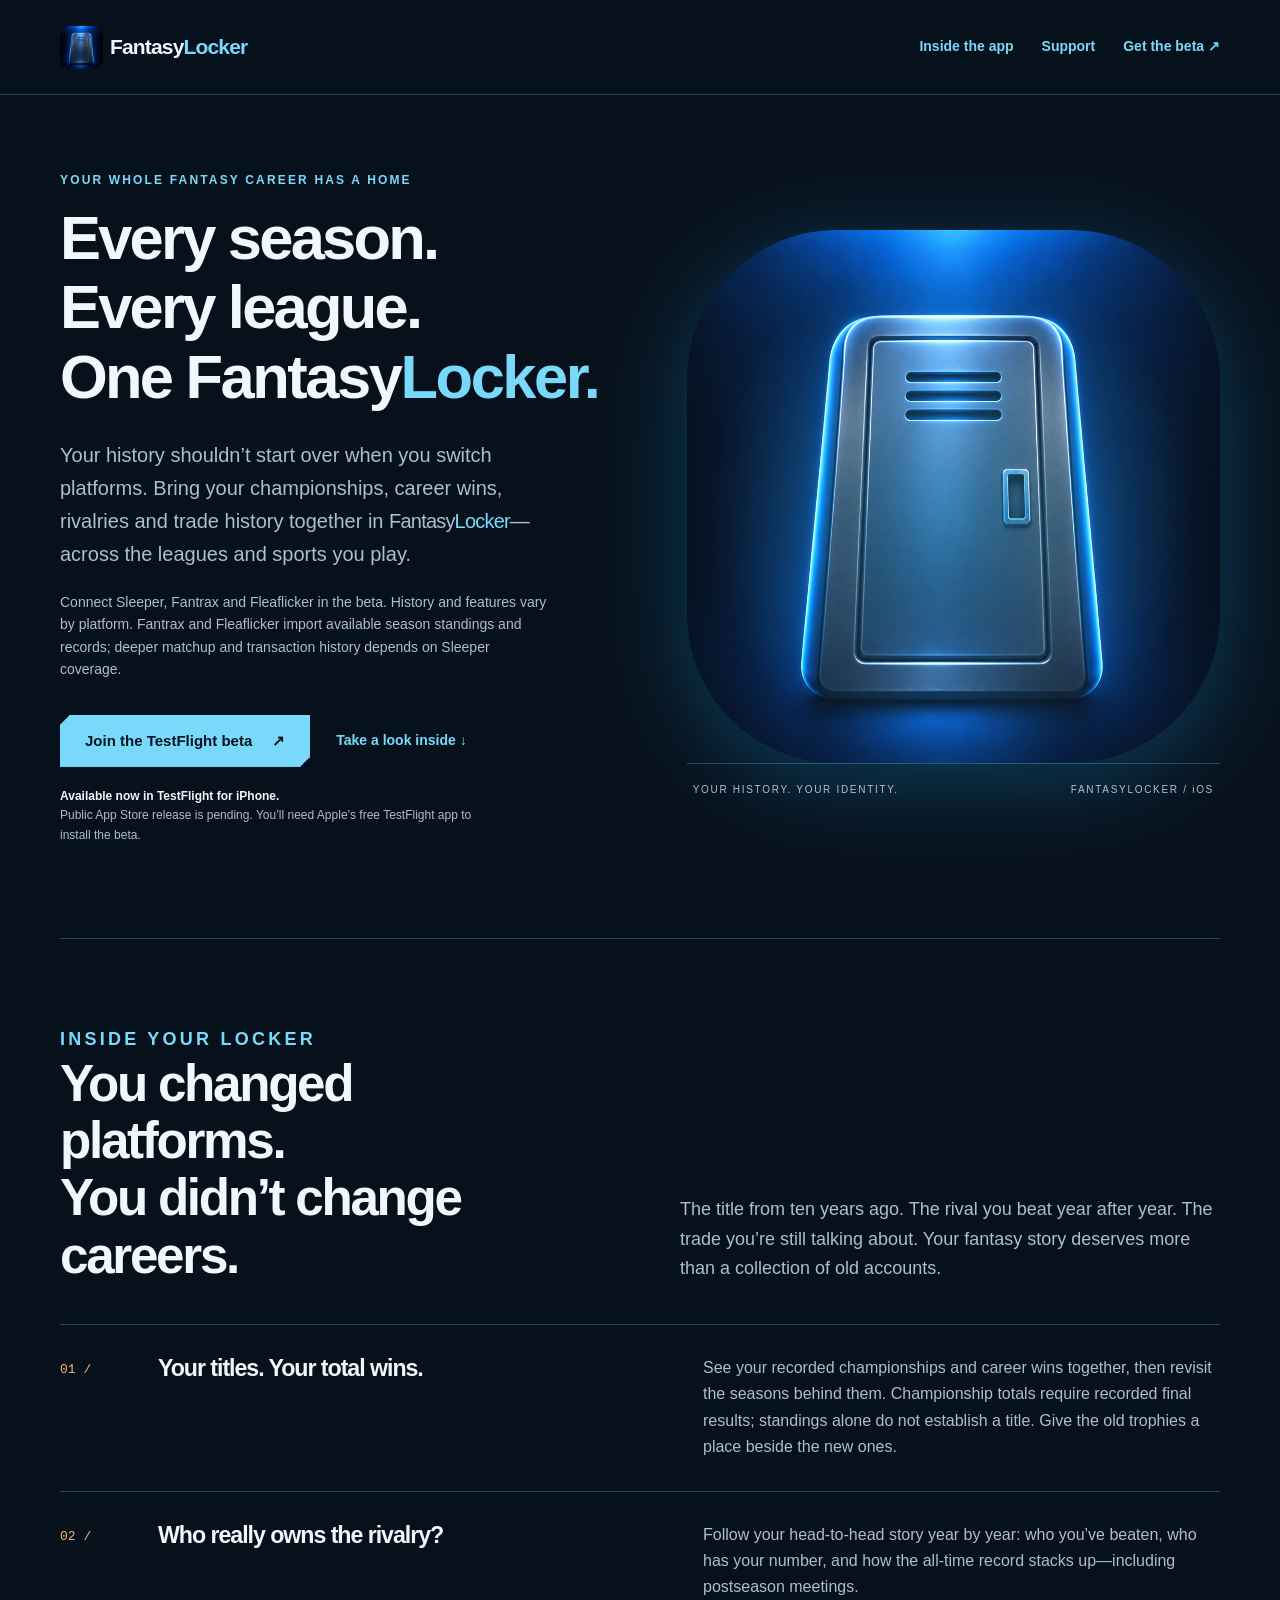
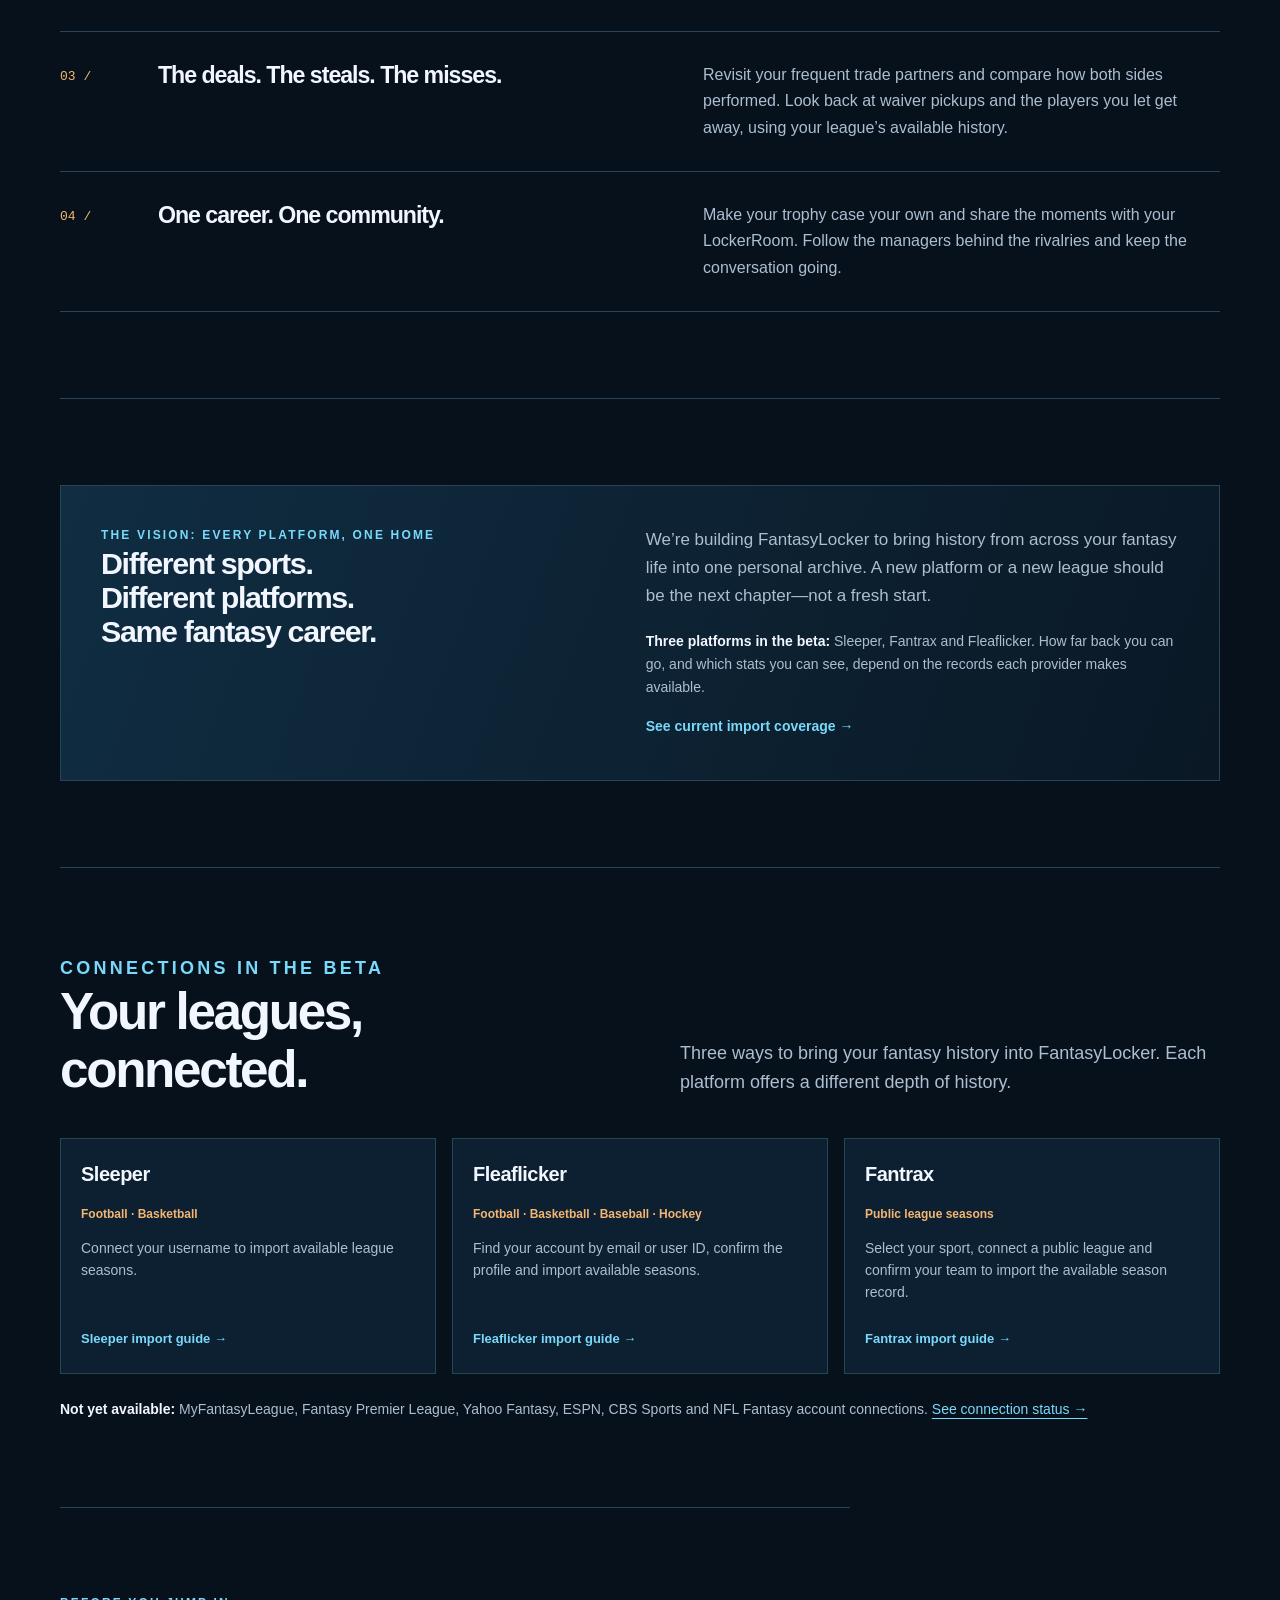
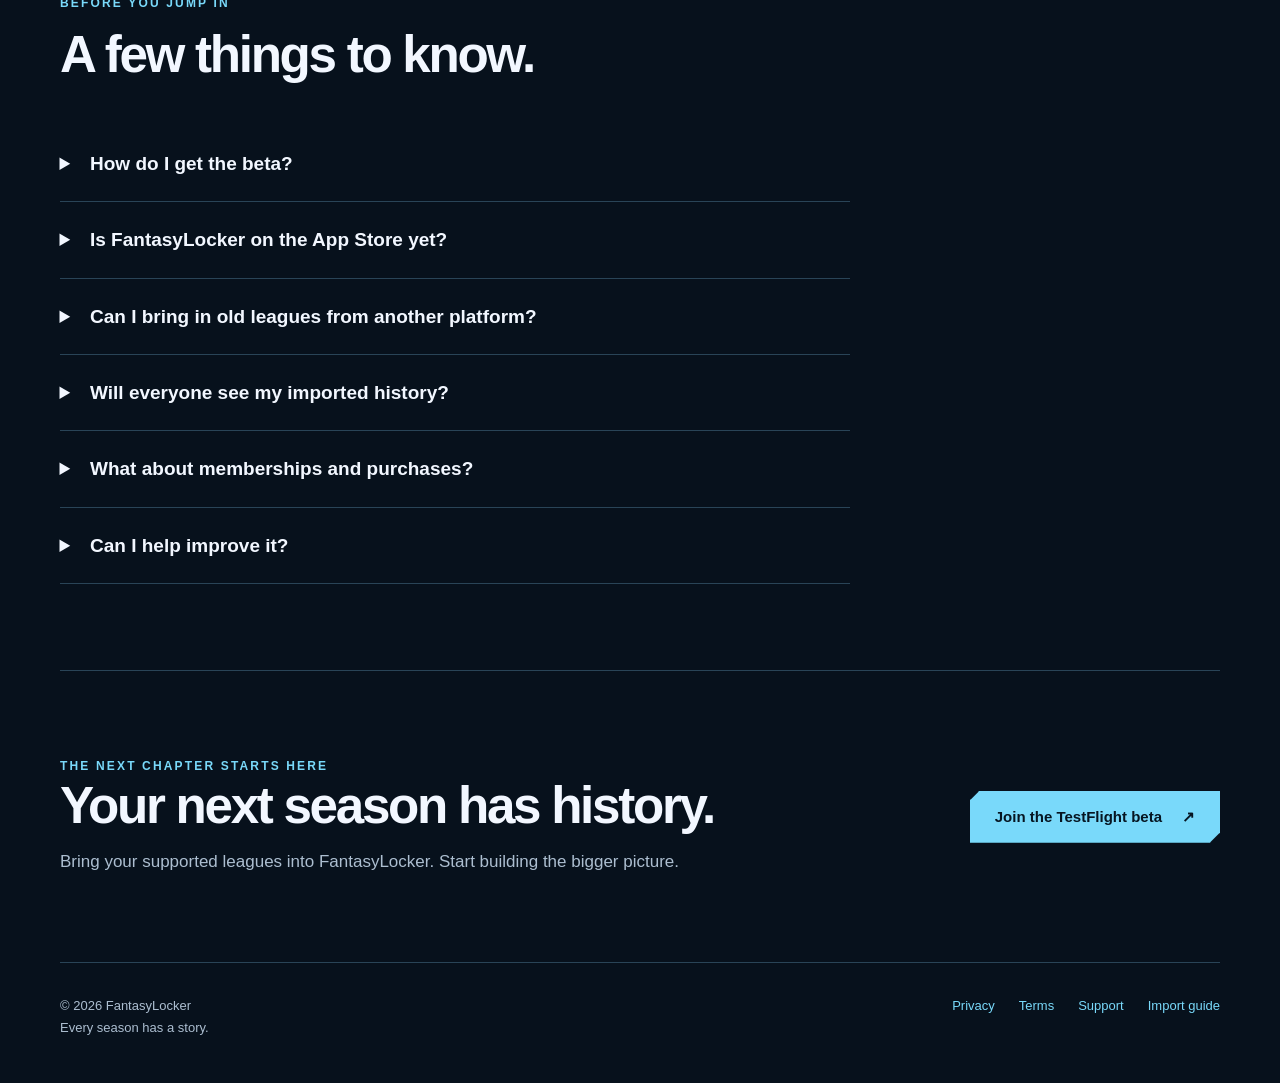
<file: docs/index.html>
<!doctype html><html lang="en"><head><meta charset="utf-8"><meta name="viewport" content="width=device-width,initial-scale=1"><meta name="color-scheme" content="dark"><meta name="theme-color" content="#07111c"><title>FantasyLocker · Every season. Every league. One FantasyLocker.</title><meta name="description" content="Bring your fantasy career together: championships, total wins, year-by-year rivalries and trade history. Start with supported leagues in the FantasyLocker iPhone beta."><link rel="canonical" href="https://fantasylockerapp.com/"><meta property="og:title" content="FantasyLocker · Every season. Every league. One FantasyLocker."><meta property="og:description" content="Bring your fantasy career together: championships, total wins, year-by-year rivalries and trade history. Start with supported leagues in the FantasyLocker iPhone beta."><meta property="og:type" content="website"><meta property="og:image" content="https://fantasylockerapp.com/assets/fantasylocker-icon.png"><link rel="icon" type="image/png" href="./assets/fantasylocker-icon.png"><link rel="apple-touch-icon" href="./assets/fantasylocker-icon.png"><link rel="stylesheet" href="./assets/site.css"></head><body><a class="skip" href="#main">Skip to content</a><header class="topbar"><nav class="container nav" aria-label="Main navigation"><a class="brand" href="./"><img src="./assets/fantasylocker-icon.png" alt="" width="43" height="43"><span class="wordmark">Fantasy<span>Locker</span></span></a><div class="nav-links"><a class="optional" href="./#inside">Inside the app</a><a href="./support/">Support</a><a href="https://testflight.apple.com/join/UJsd7ccg">Get the beta ↗</a></div></nav></header><main id="main" class="container"><section class="hero"><div><p class="eyebrow">Your whole fantasy career has a home</p><h1>Every season.<br>Every league.<br>One <span class="wordmark">Fantasy<span>Locker.</span></span></h1><p class="intro">Your history shouldn’t start over when you switch platforms. Bring your championships, career wins, rivalries and trade history together in <span class="wordmark">Fantasy<span>Locker</span></span>—across the leagues and sports you play.</p><p class="hero-vision">Connect Sleeper, Fantrax and Fleaflicker in the beta. History and features vary by platform. Fantrax and Fleaflicker import available season standings and records; deeper matchup and transaction history depends on Sleeper coverage.</p><div class="actions"><a class="button" href="https://testflight.apple.com/join/UJsd7ccg">Join the TestFlight beta <span aria-hidden="true">↗</span></a><a class="text-link" href="#inside">Take a look inside ↓</a></div><p class="beta-note"><strong>Available now in TestFlight for iPhone.</strong><br>Public App Store release is pending. You’ll need Apple’s free TestFlight app to install the beta.</p></div><div class="hero-art"><img src="assets/fantasylocker-icon.png" alt="FantasyLocker’s illuminated blue locker" width="1024" height="1024" fetchpriority="high"><div class="hero-caption"><span>YOUR HISTORY. YOUR IDENTITY.</span><span>FANTASYLOCKER / iOS</span></div></div></section><section class="section" id="inside"><div class="section-heading"><div><p class="eyebrow">Inside your Locker</p><h2>You changed platforms.<br>You didn’t change careers.</h2></div><p>The title from ten years ago. The rival you beat year after year. The trade you’re still talking about. Your fantasy story deserves more than a collection of old accounts.</p></div><div class="features"><article class="feature"><span class="number">01 /</span><h3>Your titles. Your total wins.</h3><p>See your recorded championships and career wins together, then revisit the seasons behind them. Championship totals require recorded final results; standings alone do not establish a title. Give the old trophies a place beside the new ones.</p></article><article class="feature"><span class="number">02 /</span><h3>Who really owns the rivalry?</h3><p>Follow your head-to-head story year by year: who you’ve beaten, who has your number, and how the all-time record stacks up—including postseason meetings.</p></article><article class="feature"><span class="number">03 /</span><h3>The deals. The steals. The misses.</h3><p>Revisit your frequent trade partners and compare how both sides performed. Look back at waiver pickups and the players you let get away, using your league’s available history.</p></article><article class="feature"><span class="number">04 /</span><h3>One career. One community.</h3><p>Make your trophy case your own and share the moments with your LockerRoom. Follow the managers behind the rivalries and keep the conversation going.</p></article></div></section><section class="section"><div class="statement"><div><p class="eyebrow">The vision: every platform, one home</p><h3>Different sports.<br>Different platforms.<br>Same fantasy career.</h3></div><div><p>We’re building FantasyLocker to bring history from across your fantasy life into one personal archive. A new platform or a new league should be the next chapter—not a fresh start.</p><p class="coverage"><strong>Three platforms in the beta:</strong> Sleeper, Fantrax and Fleaflicker. How far back you can go, and which stats you can see, depend on the records each provider makes available.</p><a class="text-link" href="imports/">See current import coverage →</a></div></div></section><section id="platforms" class="section" aria-labelledby="platforms-heading"><div class="section-heading"><div><p class="eyebrow">Connections in the beta</p><h2 id="platforms-heading">Your leagues, connected.</h2></div><p>Three ways to bring your fantasy history into FantasyLocker. Each platform offers a different depth of history.</p></div><div class="platform-grid"><article class="platform-card"><h3>Sleeper</h3><p class="platform-sports">Football · Basketball</p><p>Connect your username to import available league seasons.</p><a class="text-link" href="imports/#sleeper">Sleeper import guide →</a></article><article class="platform-card"><h3>Fleaflicker</h3><p class="platform-sports">Football · Basketball · Baseball · Hockey</p><p>Find your account by email or user ID, confirm the profile and import available seasons.</p><a class="text-link" href="imports/#fleaflicker">Fleaflicker import guide →</a></article><article class="platform-card"><h3>Fantrax</h3><p class="platform-sports">Public league seasons</p><p>Select your sport, connect a public league and confirm your team to import the available season record.</p><a class="text-link" href="imports/#fantrax">Fantrax import guide →</a></article></div><p class="platform-pending"><strong>Not yet available:</strong> MyFantasyLeague, Fantasy Premier League, Yahoo Fantasy, ESPN, CBS Sports and NFL Fantasy account connections. <a href="imports/#pending">See connection status →</a></p></section><section class="section faq"><p class="eyebrow">Before you jump in</p><h2>A few things to know.</h2><details><summary>How do I get the beta?</summary><p>Install Apple’s free TestFlight app on your iPhone, then open our beta invitation and choose Install. TestFlight will show device compatibility and whether places are available.</p></details><details><summary>Is FantasyLocker on the App Store yet?</summary><p>Not yet. We’re preparing the public release. This website will link to the App Store once FantasyLocker is available; for now, use the TestFlight invitation.</p></details><details><summary>Can I bring in old leagues from another platform?</summary><p>Yes—the beta has import connections for Sleeper, Fantrax and Fleaflicker. Sleeper and Fleaflicker connect an account; Fantrax imports a selected public league season. We can bring in the seasons and details a supported provider makes available; we can’t promise a particular year or recover records a provider no longer retains. <a href="imports/">Check current import coverage</a>.</p></details><details><summary>Will everyone see my imported history?</summary><p>Your account has privacy and sharing controls. Choose whether to make your profile public and whether to use LockerRoom sharing. Review what you share and who can see it. <a href="privacy/">Read the privacy policy</a>.</p></details><details><summary>What about memberships and purchases?</summary><p>Optional membership and cosmetic offers appear in the app. Check the offer and Apple’s purchase sheet for the current terms. TestFlight uses Apple’s test purchase environment; the public app will use real App Store purchases.</p></details><details><summary>Can I help improve it?</summary><p>Absolutely. Send feedback through TestFlight or email <a href="mailto:support@fantasylockerapp.com">support@fantasylockerapp.com</a>. Include your app version and a short description, without passwords or login codes.</p></details></section><section class="section cta"><div><p class="eyebrow">The next chapter starts here</p><h2>Your next season has history.</h2><p>Bring your supported leagues into FantasyLocker. Start building the bigger picture.</p></div><a class="button" href="https://testflight.apple.com/join/UJsd7ccg">Join the TestFlight beta <span aria-hidden="true">↗</span></a></section></main><footer class="container footer"><div>© 2026 FantasyLocker<br>Every season has a story.</div><nav aria-label="Footer navigation"><a href="./privacy/">Privacy</a><a href="./terms/">Terms</a><a href="./support/">Support</a><a href="./imports/">Import guide</a></nav></footer></body></html>
</file>
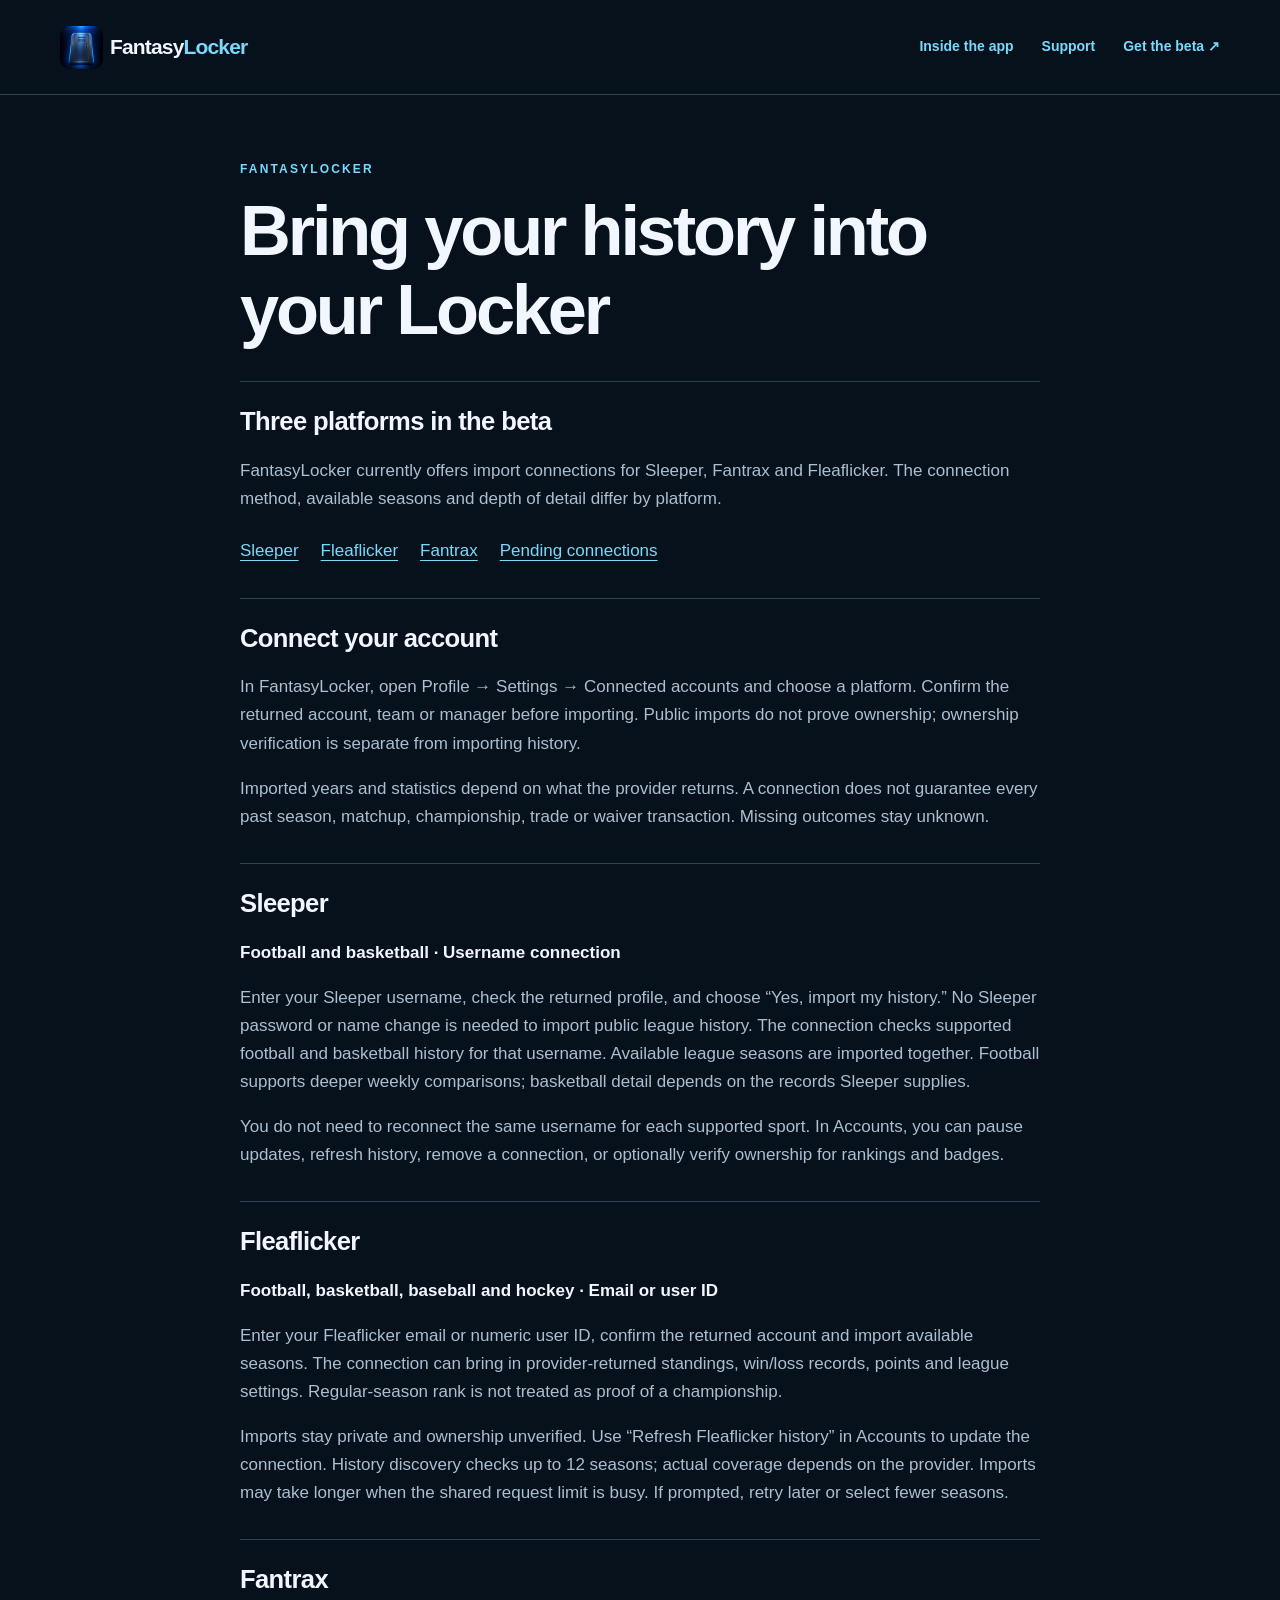
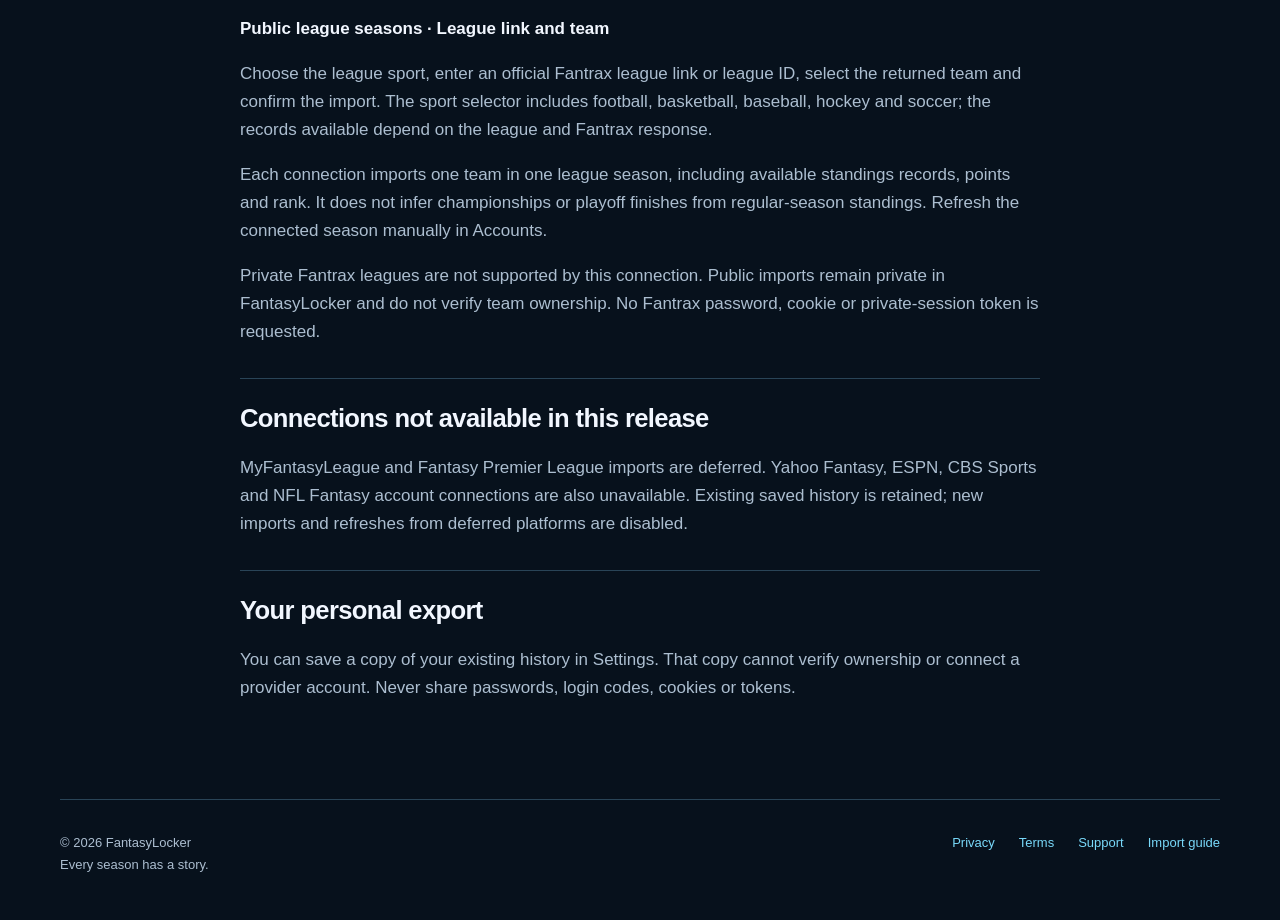
<file: docs/imports/index.html>
<!doctype html><html lang="en"><head><meta charset="utf-8"><meta name="viewport" content="width=device-width,initial-scale=1"><meta name="color-scheme" content="dark"><meta name="theme-color" content="#07111c"><title>Import guide · FantasyLocker</title><meta name="description" content="Connect supported fantasy accounts and bring your history into FantasyLocker."><link rel="canonical" href="https://fantasylockerapp.com/imports/"><meta property="og:title" content="Import guide · FantasyLocker"><meta property="og:description" content="Connect supported fantasy accounts and bring your history into FantasyLocker."><meta property="og:type" content="website"><meta property="og:image" content="https://fantasylockerapp.com/assets/fantasylocker-icon.png"><link rel="icon" type="image/png" href="../assets/fantasylocker-icon.png"><link rel="apple-touch-icon" href="../assets/fantasylocker-icon.png"><link rel="stylesheet" href="../assets/site.css"></head><body><a class="skip" href="#main">Skip to content</a><header class="topbar"><nav class="container nav" aria-label="Main navigation"><a class="brand" href="../"><img src="../assets/fantasylocker-icon.png" alt="" width="43" height="43"><span class="wordmark">Fantasy<span>Locker</span></span></a><div class="nav-links"><a class="optional" href="../#inside">Inside the app</a><a href="../support/">Support</a><a href="https://testflight.apple.com/join/UJsd7ccg">Get the beta ↗</a></div></nav></header><main id="main" class="container legal"><header><p class="eyebrow">FantasyLocker</p><h1>Bring your history into your Locker</h1></header><section><h2>Three platforms in the beta</h2><p>FantasyLocker currently offers import connections for Sleeper, Fantrax and Fleaflicker. The connection method, available seasons and depth of detail differ by platform.</p><nav aria-label="Platform guides"><a href="#sleeper">Sleeper</a><a href="#fleaflicker">Fleaflicker</a><a href="#fantrax">Fantrax</a><a href="#pending">Pending connections</a></nav></section><section><h2>Connect your account</h2><p>In FantasyLocker, open Profile → Settings → Connected accounts and choose a platform. Confirm the returned account, team or manager before importing. Public imports do not prove ownership; ownership verification is separate from importing history.</p><p>Imported years and statistics depend on what the provider returns. A connection does not guarantee every past season, matchup, championship, trade or waiver transaction. Missing outcomes stay unknown.</p></section><section id="sleeper"><h2>Sleeper</h2><p><strong>Football and basketball · Username connection</strong></p><p>Enter your Sleeper username, check the returned profile, and choose “Yes, import my history.” No Sleeper password or name change is needed to import public league history. The connection checks supported football and basketball history for that username. Available league seasons are imported together. Football supports deeper weekly comparisons; basketball detail depends on the records Sleeper supplies.</p><p>You do not need to reconnect the same username for each supported sport. In Accounts, you can pause updates, refresh history, remove a connection, or optionally verify ownership for rankings and badges.</p></section><section id="fleaflicker"><h2>Fleaflicker</h2><p><strong>Football, basketball, baseball and hockey · Email or user ID</strong></p><p>Enter your Fleaflicker email or numeric user ID, confirm the returned account and import available seasons. The connection can bring in provider-returned standings, win/loss records, points and league settings. Regular-season rank is not treated as proof of a championship.</p><p>Imports stay private and ownership unverified. Use “Refresh Fleaflicker history” in Accounts to update the connection. History discovery checks up to 12 seasons; actual coverage depends on the provider. Imports may take longer when the shared request limit is busy. If prompted, retry later or select fewer seasons.</p></section><section id="fantrax"><h2>Fantrax</h2><p><strong>Public league seasons · League link and team</strong></p><p>Choose the league sport, enter an official Fantrax league link or league ID, select the returned team and confirm the import. The sport selector includes football, basketball, baseball, hockey and soccer; the records available depend on the league and Fantrax response.</p><p>Each connection imports one team in one league season, including available standings records, points and rank. It does not infer championships or playoff finishes from regular-season standings. Refresh the connected season manually in Accounts.</p><p>Private Fantrax leagues are not supported by this connection. Public imports remain private in FantasyLocker and do not verify team ownership. No Fantrax password, cookie or private-session token is requested.</p></section><section id="pending"><h2>Connections not available in this release</h2><p>MyFantasyLeague and Fantasy Premier League imports are deferred. Yahoo Fantasy, ESPN, CBS Sports and NFL Fantasy account connections are also unavailable. Existing saved history is retained; new imports and refreshes from deferred platforms are disabled.</p></section><section><h2>Your personal export</h2><p>You can save a copy of your existing history in Settings. That copy cannot verify ownership or connect a provider account. Never share passwords, login codes, cookies or tokens.</p></section></main><footer class="container footer"><div>© 2026 FantasyLocker<br>Every season has a story.</div><nav aria-label="Footer navigation"><a href="../privacy/">Privacy</a><a href="../terms/">Terms</a><a href="../support/">Support</a><a href="../imports/">Import guide</a></nav></footer></body></html>
</file>
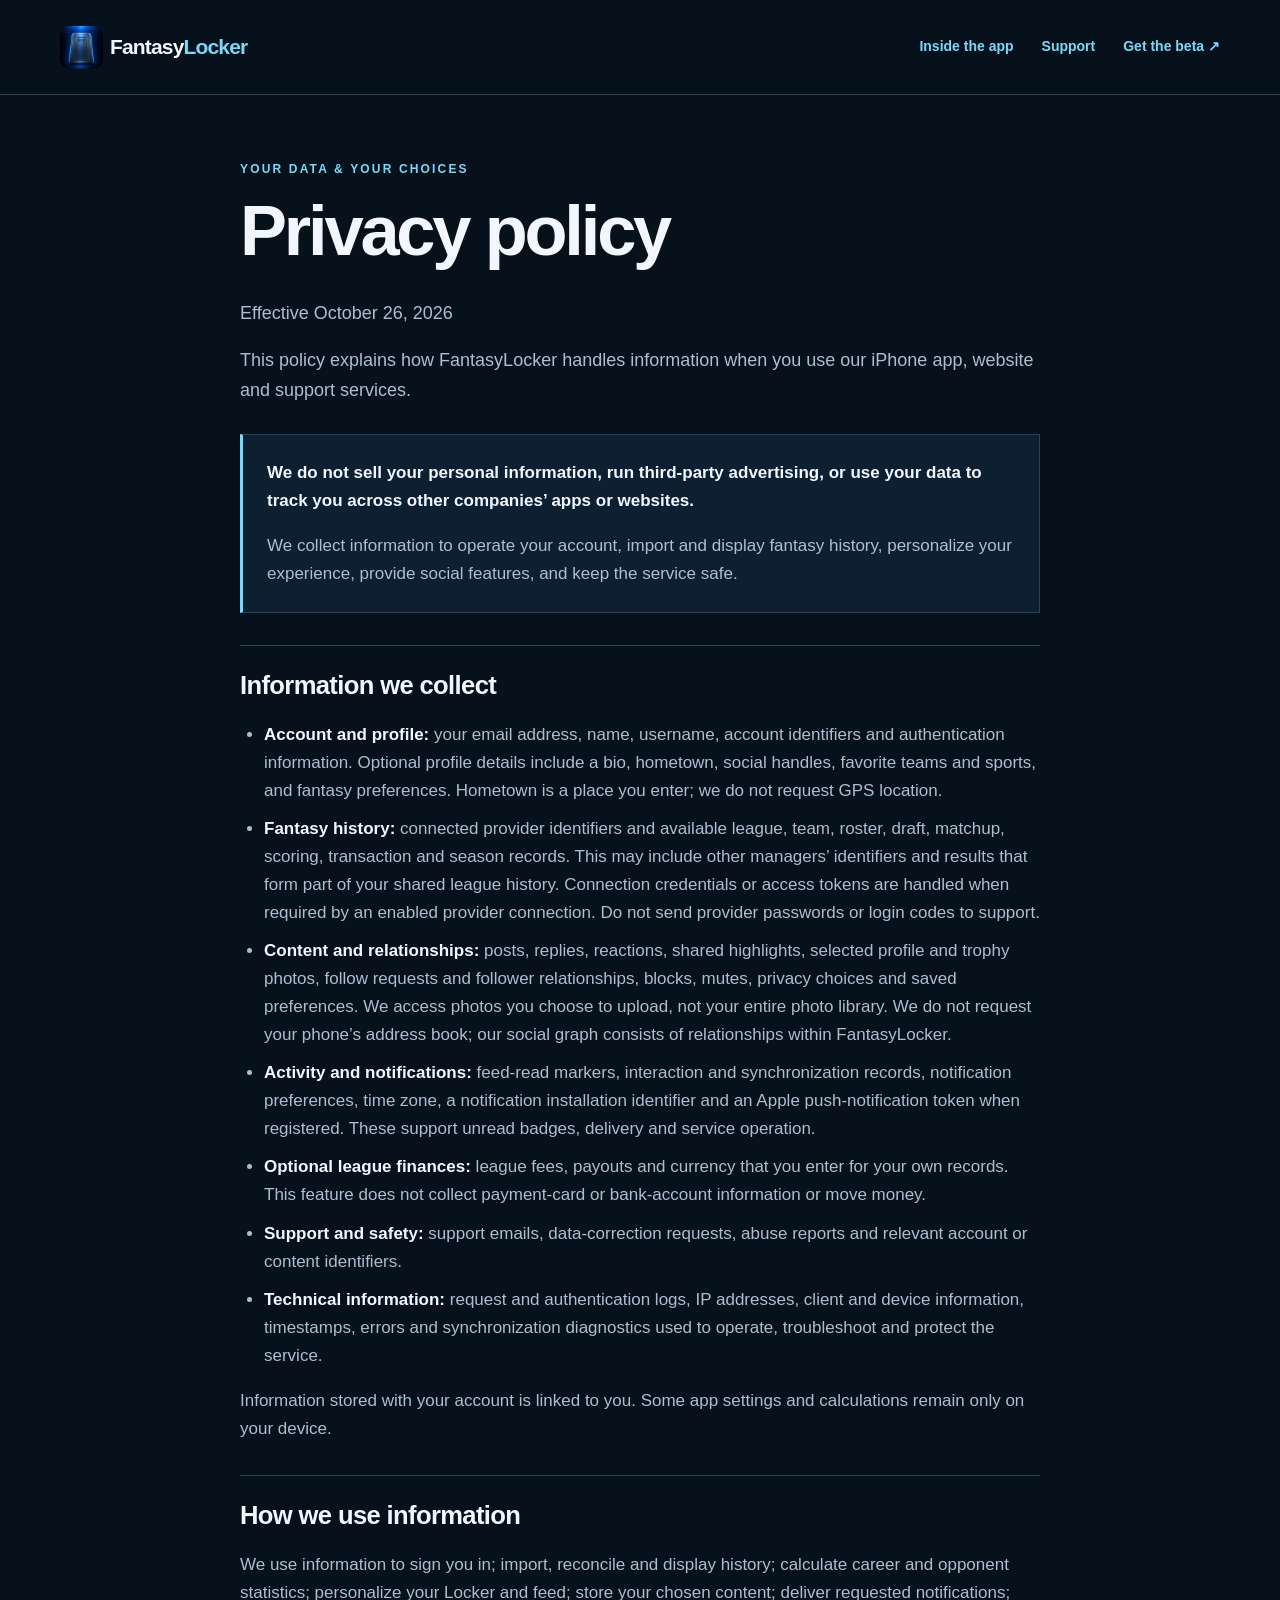
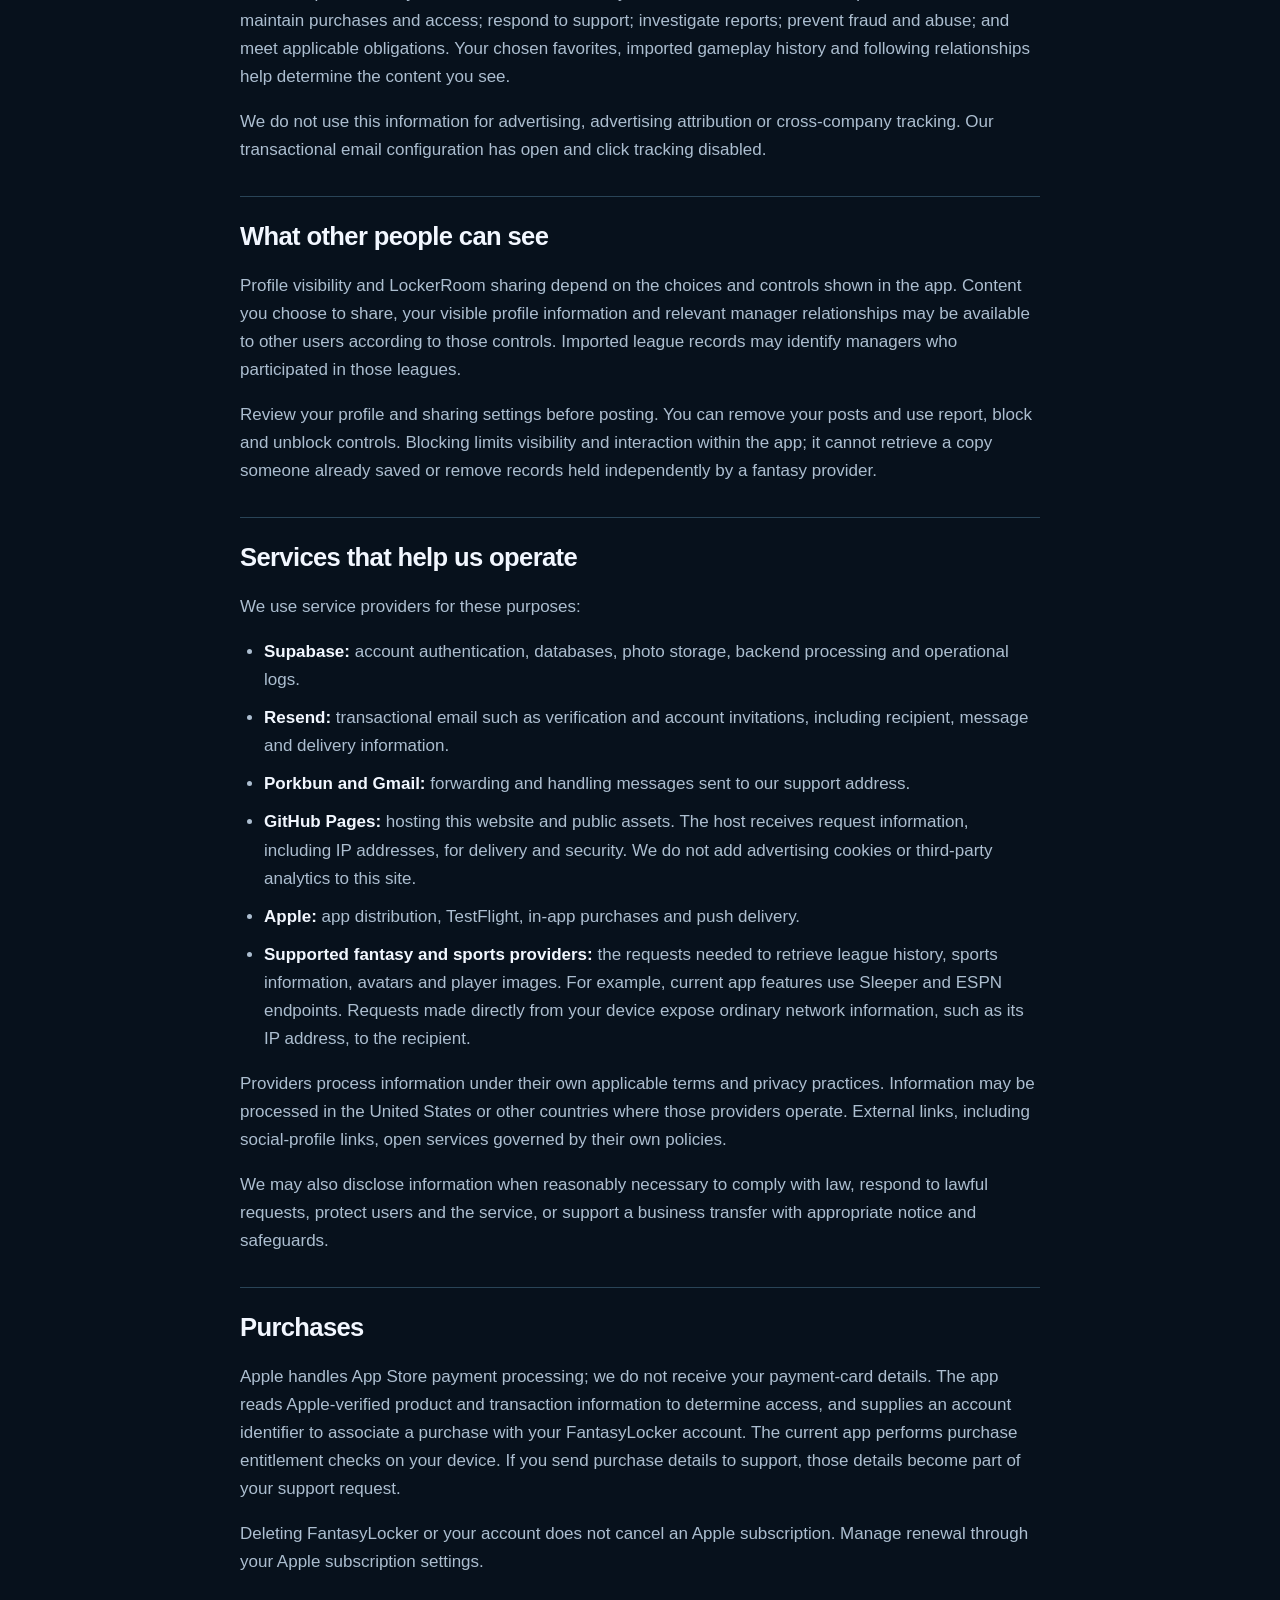
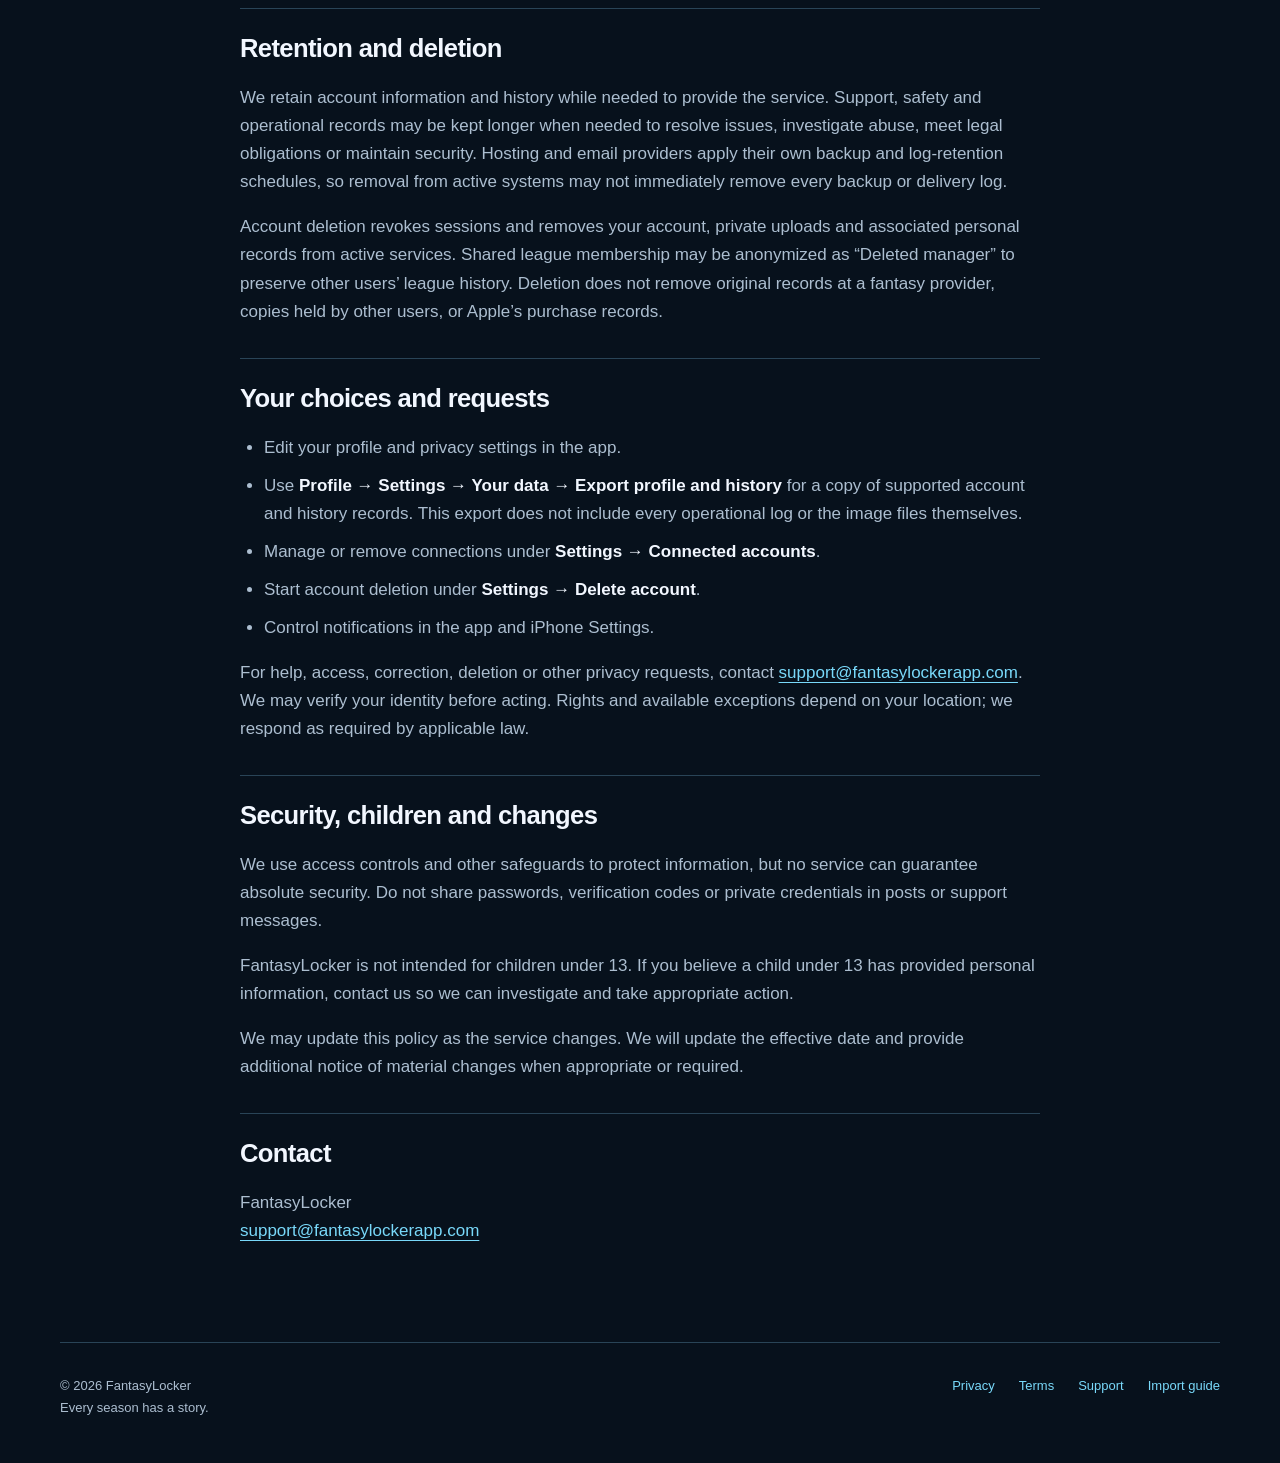
<file: docs/privacy/index.html>
<!doctype html><html lang="en"><head><meta charset="utf-8"><meta name="viewport" content="width=device-width,initial-scale=1"><meta name="color-scheme" content="dark"><meta name="theme-color" content="#07111c"><title>Privacy policy · FantasyLocker</title><meta name="description" content="How FantasyLocker handles your account, fantasy history, social content and privacy choices."><link rel="canonical" href="https://fantasylockerapp.com/privacy/"><meta property="og:title" content="Privacy policy · FantasyLocker"><meta property="og:description" content="How FantasyLocker handles your account, fantasy history, social content and privacy choices."><meta property="og:type" content="website"><meta property="og:image" content="https://fantasylockerapp.com/assets/fantasylocker-icon.png"><link rel="icon" type="image/png" href="../assets/fantasylocker-icon.png"><link rel="apple-touch-icon" href="../assets/fantasylocker-icon.png"><link rel="stylesheet" href="../assets/site.css"></head><body><a class="skip" href="#main">Skip to content</a><header class="topbar"><nav class="container nav" aria-label="Main navigation"><a class="brand" href="../"><img src="../assets/fantasylocker-icon.png" alt="" width="43" height="43"><span class="wordmark">Fantasy<span>Locker</span></span></a><div class="nav-links"><a class="optional" href="../#inside">Inside the app</a><a href="../support/">Support</a><a href="https://testflight.apple.com/join/UJsd7ccg">Get the beta ↗</a></div></nav></header><main id="main" class="container legal"><header><p class="eyebrow">Your data &amp; your choices</p><h1>Privacy policy</h1><p>Effective October 26, 2026</p><p>This policy explains how FantasyLocker handles information when you use our iPhone app, website and support services.</p></header><div class="notice"><p><strong>We do not sell your personal information, run third-party advertising, or use your data to track you across other companies’ apps or websites.</strong></p><p>We collect information to operate your account, import and display fantasy history, personalize your experience, provide social features, and keep the service safe.</p></div><section><h2>Information we collect</h2><ul><li><strong>Account and profile:</strong> your email address, name, username, account identifiers and authentication information. Optional profile details include a bio, hometown, social handles, favorite teams and sports, and fantasy preferences. Hometown is a place you enter; we do not request GPS location.</li><li><strong>Fantasy history:</strong> connected provider identifiers and available league, team, roster, draft, matchup, scoring, transaction and season records. This may include other managers’ identifiers and results that form part of your shared league history. Connection credentials or access tokens are handled when required by an enabled provider connection. Do not send provider passwords or login codes to support.</li><li><strong>Content and relationships:</strong> posts, replies, reactions, shared highlights, selected profile and trophy photos, follow requests and follower relationships, blocks, mutes, privacy choices and saved preferences. We access photos you choose to upload, not your entire photo library. We do not request your phone’s address book; our social graph consists of relationships within FantasyLocker.</li><li><strong>Activity and notifications:</strong> feed-read markers, interaction and synchronization records, notification preferences, time zone, a notification installation identifier and an Apple push-notification token when registered. These support unread badges, delivery and service operation.</li><li><strong>Optional league finances:</strong> league fees, payouts and currency that you enter for your own records. This feature does not collect payment-card or bank-account information or move money.</li><li><strong>Support and safety:</strong> support emails, data-correction requests, abuse reports and relevant account or content identifiers.</li><li><strong>Technical information:</strong> request and authentication logs, IP addresses, client and device information, timestamps, errors and synchronization diagnostics used to operate, troubleshoot and protect the service.</li></ul><p>Information stored with your account is linked to you. Some app settings and calculations remain only on your device.</p></section><section><h2>How we use information</h2><p>We use information to sign you in; import, reconcile and display history; calculate career and opponent statistics; personalize your Locker and feed; store your chosen content; deliver requested notifications; maintain purchases and access; respond to support; investigate reports; prevent fraud and abuse; and meet applicable obligations. Your chosen favorites, imported gameplay history and following relationships help determine the content you see.</p><p>We do not use this information for advertising, advertising attribution or cross-company tracking. Our transactional email configuration has open and click tracking disabled.</p></section><section><h2>What other people can see</h2><p>Profile visibility and LockerRoom sharing depend on the choices and controls shown in the app. Content you choose to share, your visible profile information and relevant manager relationships may be available to other users according to those controls. Imported league records may identify managers who participated in those leagues.</p><p>Review your profile and sharing settings before posting. You can remove your posts and use report, block and unblock controls. Blocking limits visibility and interaction within the app; it cannot retrieve a copy someone already saved or remove records held independently by a fantasy provider.</p></section><section><h2>Services that help us operate</h2><p>We use service providers for these purposes:</p><ul><li><strong>Supabase:</strong> account authentication, databases, photo storage, backend processing and operational logs.</li><li><strong>Resend:</strong> transactional email such as verification and account invitations, including recipient, message and delivery information.</li><li><strong>Porkbun and Gmail:</strong> forwarding and handling messages sent to our support address.</li><li><strong>GitHub Pages:</strong> hosting this website and public assets. The host receives request information, including IP addresses, for delivery and security. We do not add advertising cookies or third-party analytics to this site.</li><li><strong>Apple:</strong> app distribution, TestFlight, in-app purchases and push delivery.</li><li><strong>Supported fantasy and sports providers:</strong> the requests needed to retrieve league history, sports information, avatars and player images. For example, current app features use Sleeper and ESPN endpoints. Requests made directly from your device expose ordinary network information, such as its IP address, to the recipient.</li></ul><p>Providers process information under their own applicable terms and privacy practices. Information may be processed in the United States or other countries where those providers operate. External links, including social-profile links, open services governed by their own policies.</p><p>We may also disclose information when reasonably necessary to comply with law, respond to lawful requests, protect users and the service, or support a business transfer with appropriate notice and safeguards.</p></section><section><h2>Purchases</h2><p>Apple handles App Store payment processing; we do not receive your payment-card details. The app reads Apple-verified product and transaction information to determine access, and supplies an account identifier to associate a purchase with your FantasyLocker account. The current app performs purchase entitlement checks on your device. If you send purchase details to support, those details become part of your support request.</p><p>Deleting FantasyLocker or your account does not cancel an Apple subscription. Manage renewal through your Apple subscription settings.</p></section><section><h2>Retention and deletion</h2><p>We retain account information and history while needed to provide the service. Support, safety and operational records may be kept longer when needed to resolve issues, investigate abuse, meet legal obligations or maintain security. Hosting and email providers apply their own backup and log-retention schedules, so removal from active systems may not immediately remove every backup or delivery log.</p><p>Account deletion revokes sessions and removes your account, private uploads and associated personal records from active services. Shared league membership may be anonymized as “Deleted manager” to preserve other users’ league history. Deletion does not remove original records at a fantasy provider, copies held by other users, or Apple’s purchase records.</p></section><section><h2>Your choices and requests</h2><ul><li>Edit your profile and privacy settings in the app.</li><li>Use <strong>Profile → Settings → Your data → Export profile and history</strong> for a copy of supported account and history records. This export does not include every operational log or the image files themselves.</li><li>Manage or remove connections under <strong>Settings → Connected accounts</strong>.</li><li>Start account deletion under <strong>Settings → Delete account</strong>.</li><li>Control notifications in the app and iPhone Settings.</li></ul><p>For help, access, correction, deletion or other privacy requests, contact <a href="mailto:support@fantasylockerapp.com">support@fantasylockerapp.com</a>. We may verify your identity before acting. Rights and available exceptions depend on your location; we respond as required by applicable law.</p></section><section><h2>Security, children and changes</h2><p>We use access controls and other safeguards to protect information, but no service can guarantee absolute security. Do not share passwords, verification codes or private credentials in posts or support messages.</p><p>FantasyLocker is not intended for children under 13. If you believe a child under 13 has provided personal information, contact us so we can investigate and take appropriate action.</p><p>We may update this policy as the service changes. We will update the effective date and provide additional notice of material changes when appropriate or required.</p></section><section><h2>Contact</h2><p>FantasyLocker<br><a href="mailto:support@fantasylockerapp.com">support@fantasylockerapp.com</a></p></section></main><footer class="container footer"><div>© 2026 FantasyLocker<br>Every season has a story.</div><nav aria-label="Footer navigation"><a href="../privacy/">Privacy</a><a href="../terms/">Terms</a><a href="../support/">Support</a><a href="../imports/">Import guide</a></nav></footer></body></html>
</file>
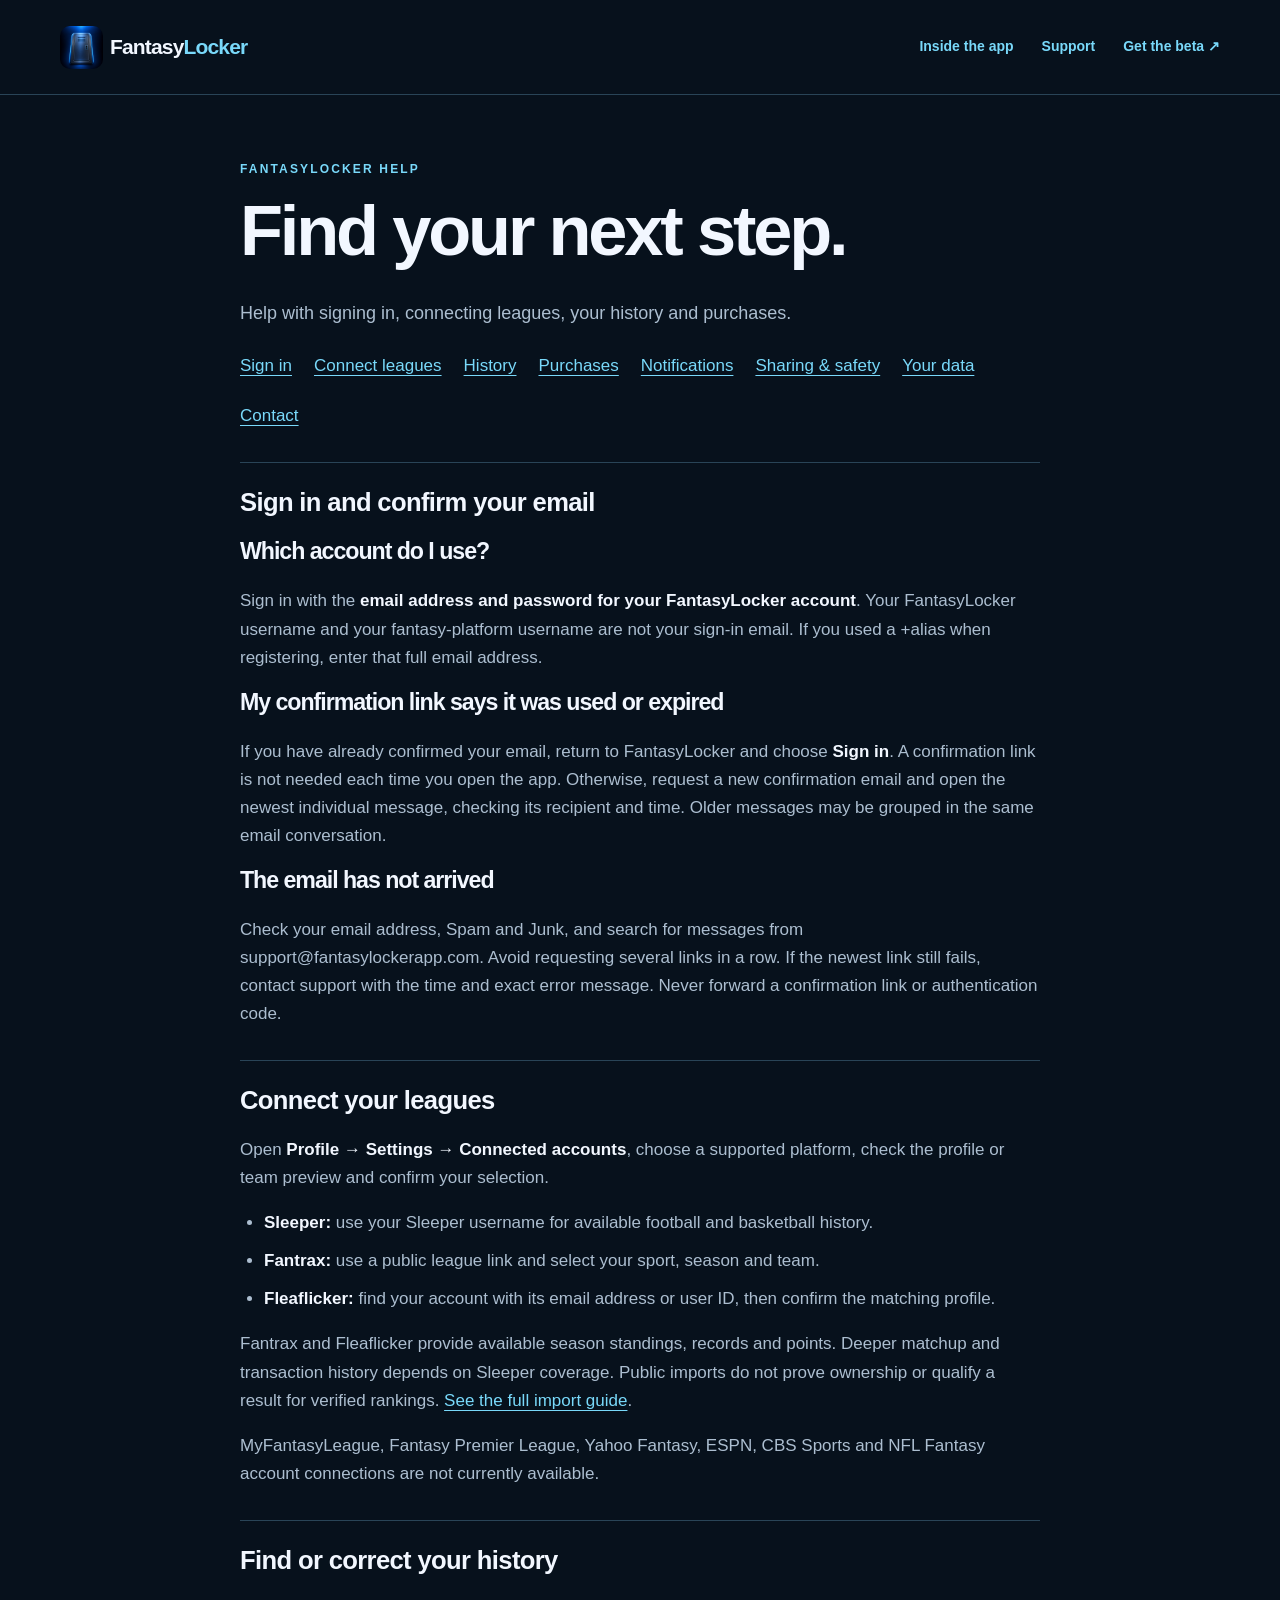
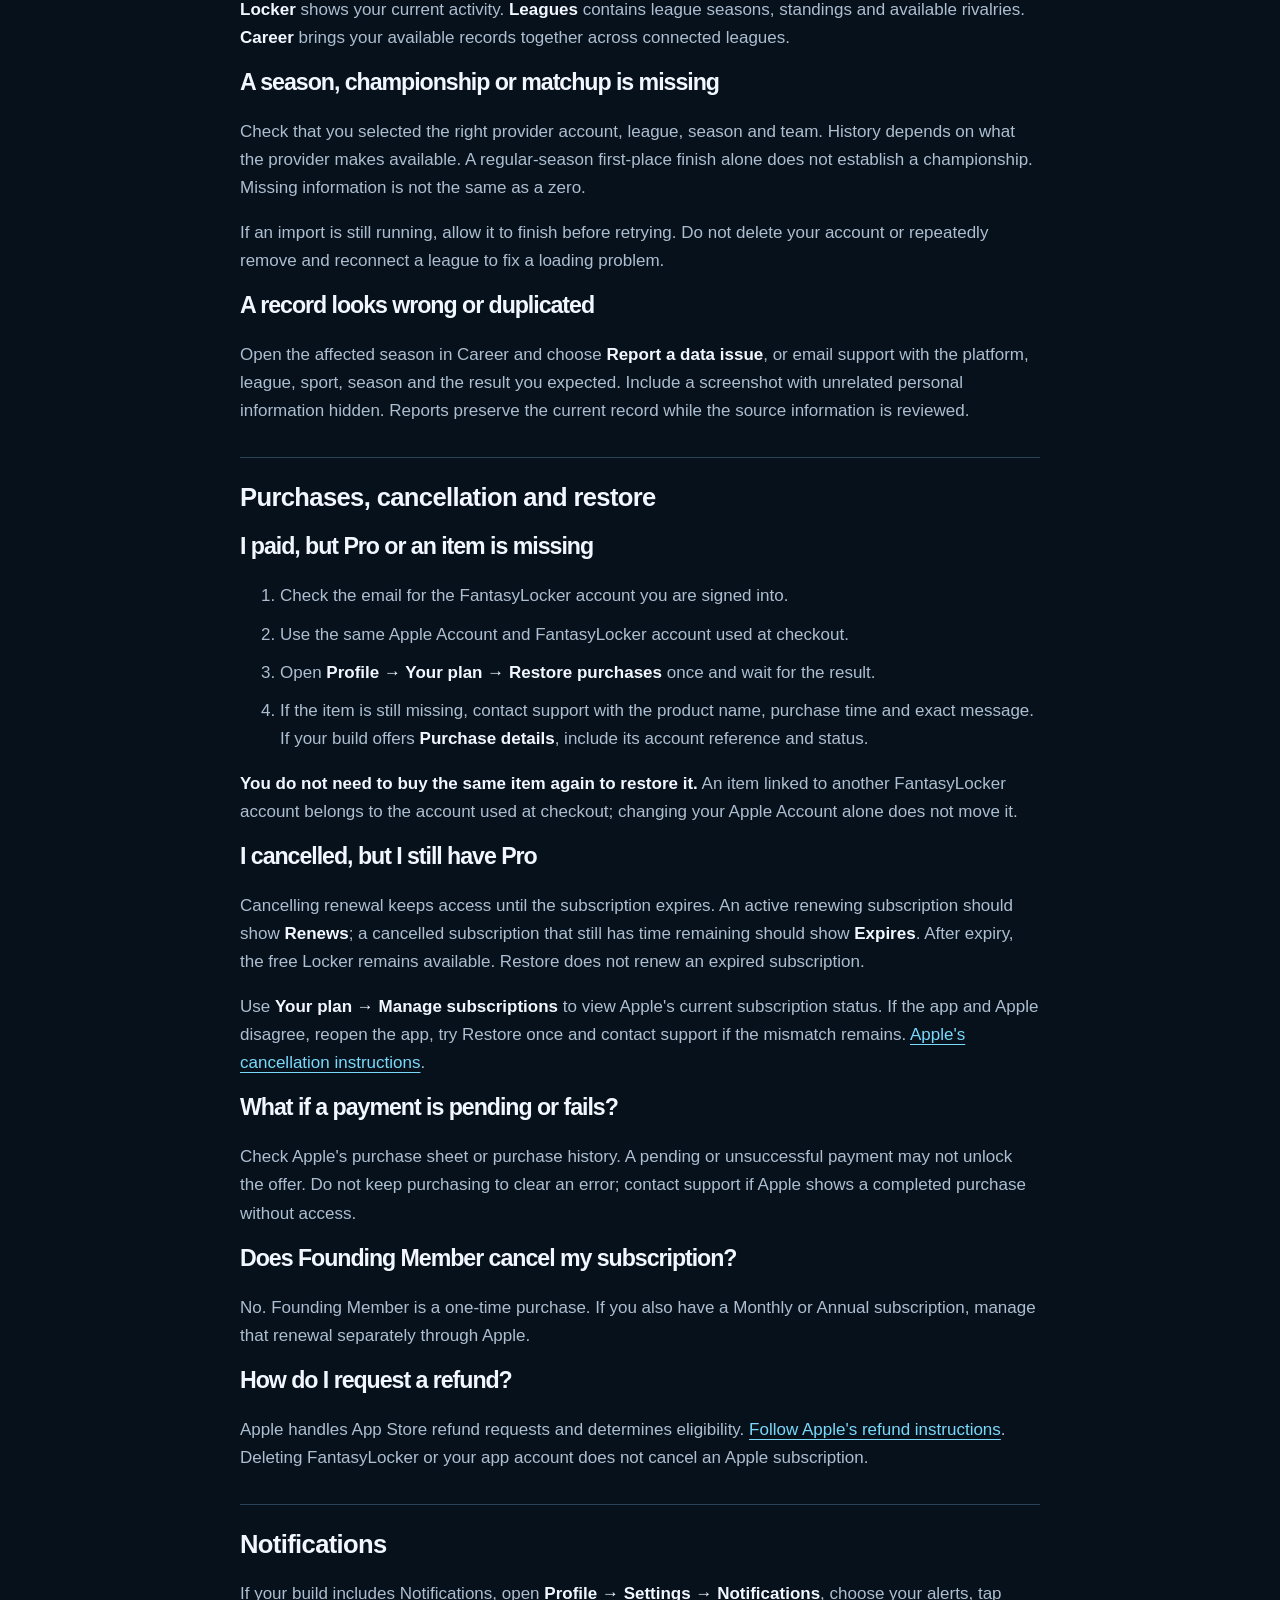
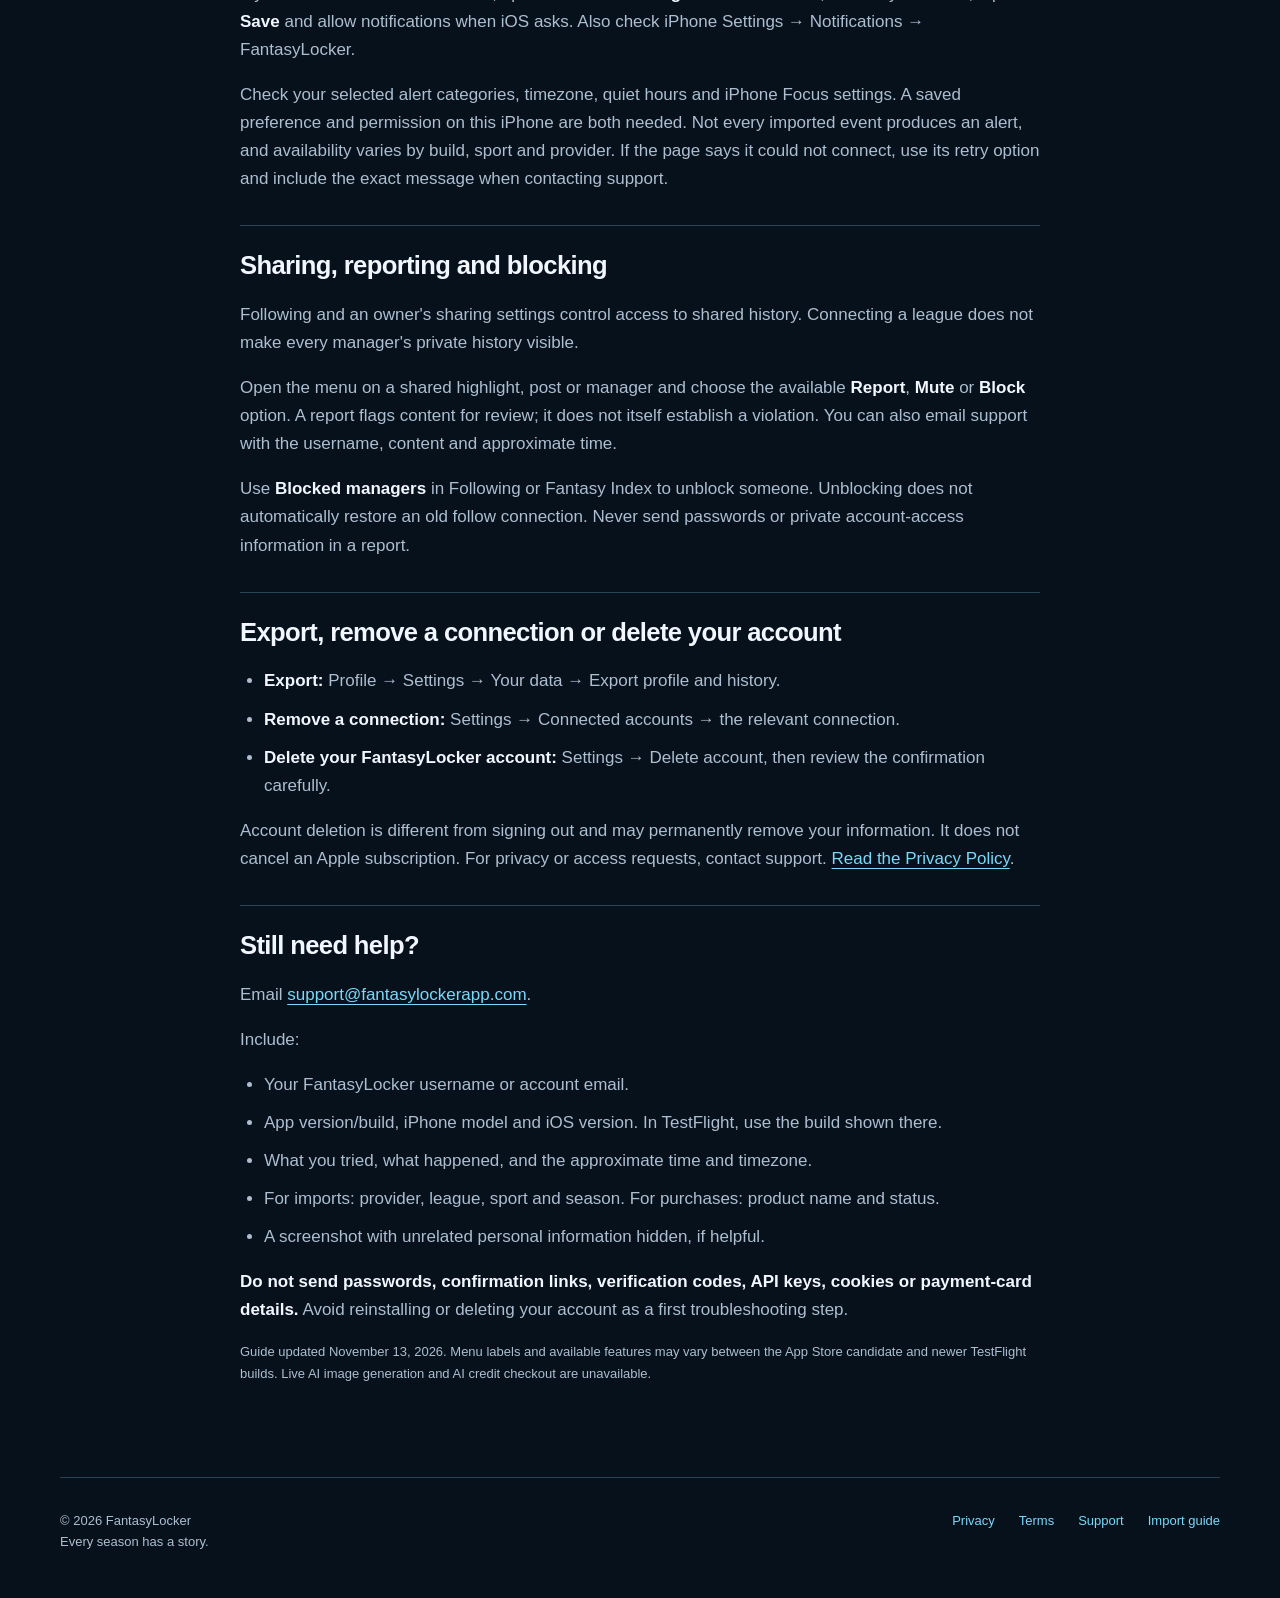
<file: docs/support/index.html>
<!doctype html><html lang="en"><head><meta charset="utf-8"><meta name="viewport" content="width=device-width,initial-scale=1"><meta name="color-scheme" content="dark"><meta name="theme-color" content="#07111c"><title>Support · FantasyLocker</title><meta name="description" content="Help with your FantasyLocker account, purchases, privacy and fantasy history."><link rel="canonical" href="https://fantasylockerapp.com/support/"><meta property="og:title" content="Support · FantasyLocker"><meta property="og:description" content="Help with your FantasyLocker account, purchases, privacy and fantasy history."><meta property="og:type" content="website"><meta property="og:image" content="https://fantasylockerapp.com/assets/fantasylocker-icon.png"><link rel="icon" type="image/png" href="../assets/fantasylocker-icon.png"><link rel="apple-touch-icon" href="../assets/fantasylocker-icon.png"><link rel="stylesheet" href="../assets/site.css"></head><body><a class="skip" href="#main">Skip to content</a><header class="topbar"><nav class="container nav" aria-label="Main navigation"><a class="brand" href="../"><img src="../assets/fantasylocker-icon.png" alt="" width="43" height="43"><span class="wordmark">Fantasy<span>Locker</span></span></a><div class="nav-links"><a class="optional" href="../#inside">Inside the app</a><a href="../support/">Support</a><a href="https://testflight.apple.com/join/UJsd7ccg">Get the beta ↗</a></div></nav></header><main id="main" class="container legal">
<header><p class="eyebrow">FantasyLocker help</p><h1>Find your next step.</h1><p>Help with signing in, connecting leagues, your history and purchases.</p></header>
<nav aria-label="Support topics"><a href="#sign-in">Sign in</a><a href="#imports">Connect leagues</a><a href="#history">History</a><a href="#purchases">Purchases</a><a href="#notifications">Notifications</a><a href="#safety">Sharing &amp; safety</a><a href="#privacy">Your data</a><a href="#contact">Contact</a></nav>

<section id="sign-in"><h2>Sign in and confirm your email</h2>
<h3>Which account do I use?</h3><p>Sign in with the <strong>email address and password for your FantasyLocker account</strong>. Your FantasyLocker username and your fantasy-platform username are not your sign-in email. If you used a +alias when registering, enter that full email address.</p>
<h3>My confirmation link says it was used or expired</h3><p>If you have already confirmed your email, return to FantasyLocker and choose <strong>Sign in</strong>. A confirmation link is not needed each time you open the app. Otherwise, request a new confirmation email and open the newest individual message, checking its recipient and time. Older messages may be grouped in the same email conversation.</p>
<h3>The email has not arrived</h3><p>Check your email address, Spam and Junk, and search for messages from support@fantasylockerapp.com. Avoid requesting several links in a row. If the newest link still fails, contact support with the time and exact error message. Never forward a confirmation link or authentication code.</p></section>

<section id="imports"><h2>Connect your leagues</h2><p>Open <strong>Profile → Settings → Connected accounts</strong>, choose a supported platform, check the profile or team preview and confirm your selection.</p>
<ul><li><strong>Sleeper:</strong> use your Sleeper username for available football and basketball history.</li><li><strong>Fantrax:</strong> use a public league link and select your sport, season and team.</li><li><strong>Fleaflicker:</strong> find your account with its email address or user ID, then confirm the matching profile.</li></ul>
<p>Fantrax and Fleaflicker provide available season standings, records and points. Deeper matchup and transaction history depends on Sleeper coverage. Public imports do not prove ownership or qualify a result for verified rankings. <a href="../imports/">See the full import guide</a>.</p>
<p>MyFantasyLeague, Fantasy Premier League, Yahoo Fantasy, ESPN, CBS Sports and NFL Fantasy account connections are not currently available.</p></section>

<section id="history"><h2>Find or correct your history</h2><p><strong>Locker</strong> shows your current activity. <strong>Leagues</strong> contains league seasons, standings and available rivalries. <strong>Career</strong> brings your available records together across connected leagues.</p>
<h3>A season, championship or matchup is missing</h3><p>Check that you selected the right provider account, league, season and team. History depends on what the provider makes available. A regular-season first-place finish alone does not establish a championship. Missing information is not the same as a zero.</p>
<p>If an import is still running, allow it to finish before retrying. Do not delete your account or repeatedly remove and reconnect a league to fix a loading problem.</p>
<h3>A record looks wrong or duplicated</h3><p>Open the affected season in Career and choose <strong>Report a data issue</strong>, or email support with the platform, league, sport, season and the result you expected. Include a screenshot with unrelated personal information hidden. Reports preserve the current record while the source information is reviewed.</p></section>

<section id="purchases"><h2>Purchases, cancellation and restore</h2>
<h3>I paid, but Pro or an item is missing</h3><ol><li>Check the email for the FantasyLocker account you are signed into.</li><li>Use the same Apple Account and FantasyLocker account used at checkout.</li><li>Open <strong>Profile → Your plan → Restore purchases</strong> once and wait for the result.</li><li>If the item is still missing, contact support with the product name, purchase time and exact message. If your build offers <strong>Purchase details</strong>, include its account reference and status.</li></ol>
<p><strong>You do not need to buy the same item again to restore it.</strong> An item linked to another FantasyLocker account belongs to the account used at checkout; changing your Apple Account alone does not move it.</p>
<h3>I cancelled, but I still have Pro</h3><p>Cancelling renewal keeps access until the subscription expires. An active renewing subscription should show <strong>Renews</strong>; a cancelled subscription that still has time remaining should show <strong>Expires</strong>. After expiry, the free Locker remains available. Restore does not renew an expired subscription.</p>
<p>Use <strong>Your plan → Manage subscriptions</strong> to view Apple's current subscription status. If the app and Apple disagree, reopen the app, try Restore once and contact support if the mismatch remains. <a href="https://support.apple.com/en-us/118428">Apple's cancellation instructions</a>.</p>
<h3>What if a payment is pending or fails?</h3><p>Check Apple's purchase sheet or purchase history. A pending or unsuccessful payment may not unlock the offer. Do not keep purchasing to clear an error; contact support if Apple shows a completed purchase without access.</p>
<h3>Does Founding Member cancel my subscription?</h3><p>No. Founding Member is a one-time purchase. If you also have a Monthly or Annual subscription, manage that renewal separately through Apple.</p>
<h3>How do I request a refund?</h3><p>Apple handles App Store refund requests and determines eligibility. <a href="https://support.apple.com/en-us/118223">Follow Apple's refund instructions</a>. Deleting FantasyLocker or your app account does not cancel an Apple subscription.</p></section>

<section id="notifications"><h2>Notifications</h2><p>If your build includes Notifications, open <strong>Profile → Settings → Notifications</strong>, choose your alerts, tap <strong>Save</strong> and allow notifications when iOS asks. Also check iPhone Settings → Notifications → FantasyLocker.</p><p>Check your selected alert categories, timezone, quiet hours and iPhone Focus settings. A saved preference and permission on this iPhone are both needed. Not every imported event produces an alert, and availability varies by build, sport and provider. If the page says it could not connect, use its retry option and include the exact message when contacting support.</p></section>

<section id="safety"><h2>Sharing, reporting and blocking</h2><p>Following and an owner's sharing settings control access to shared history. Connecting a league does not make every manager's private history visible.</p><p>Open the menu on a shared highlight, post or manager and choose the available <strong>Report</strong>, <strong>Mute</strong> or <strong>Block</strong> option. A report flags content for review; it does not itself establish a violation. You can also email support with the username, content and approximate time.</p><p>Use <strong>Blocked managers</strong> in Following or Fantasy Index to unblock someone. Unblocking does not automatically restore an old follow connection. Never send passwords or private account-access information in a report.</p></section>

<section id="privacy"><h2>Export, remove a connection or delete your account</h2><ul><li><strong>Export:</strong> Profile → Settings → Your data → Export profile and history.</li><li><strong>Remove a connection:</strong> Settings → Connected accounts → the relevant connection.</li><li><strong>Delete your FantasyLocker account:</strong> Settings → Delete account, then review the confirmation carefully.</li></ul><p>Account deletion is different from signing out and may permanently remove your information. It does not cancel an Apple subscription. For privacy or access requests, contact support. <a href="../privacy/">Read the Privacy Policy</a>.</p></section>

<section id="contact"><h2>Still need help?</h2><p>Email <a href="mailto:support@fantasylockerapp.com">support@fantasylockerapp.com</a>.</p><p>Include:</p><ul><li>Your FantasyLocker username or account email.</li><li>App version/build, iPhone model and iOS version. In TestFlight, use the build shown there.</li><li>What you tried, what happened, and the approximate time and timezone.</li><li>For imports: provider, league, sport and season. For purchases: product name and status.</li><li>A screenshot with unrelated personal information hidden, if helpful.</li></ul><p><strong>Do not send passwords, confirmation links, verification codes, API keys, cookies or payment-card details.</strong> Avoid reinstalling or deleting your account as a first troubleshooting step.</p><p class="fineprint">Guide updated November 13, 2026. Menu labels and available features may vary between the App Store candidate and newer TestFlight builds. Live AI image generation and AI credit checkout are unavailable.</p></section>
</main><footer class="container footer"><div>© 2026 FantasyLocker<br>Every season has a story.</div><nav aria-label="Footer navigation"><a href="../privacy/">Privacy</a><a href="../terms/">Terms</a><a href="../support/">Support</a><a href="../imports/">Import guide</a></nav></footer></body></html>
</file>
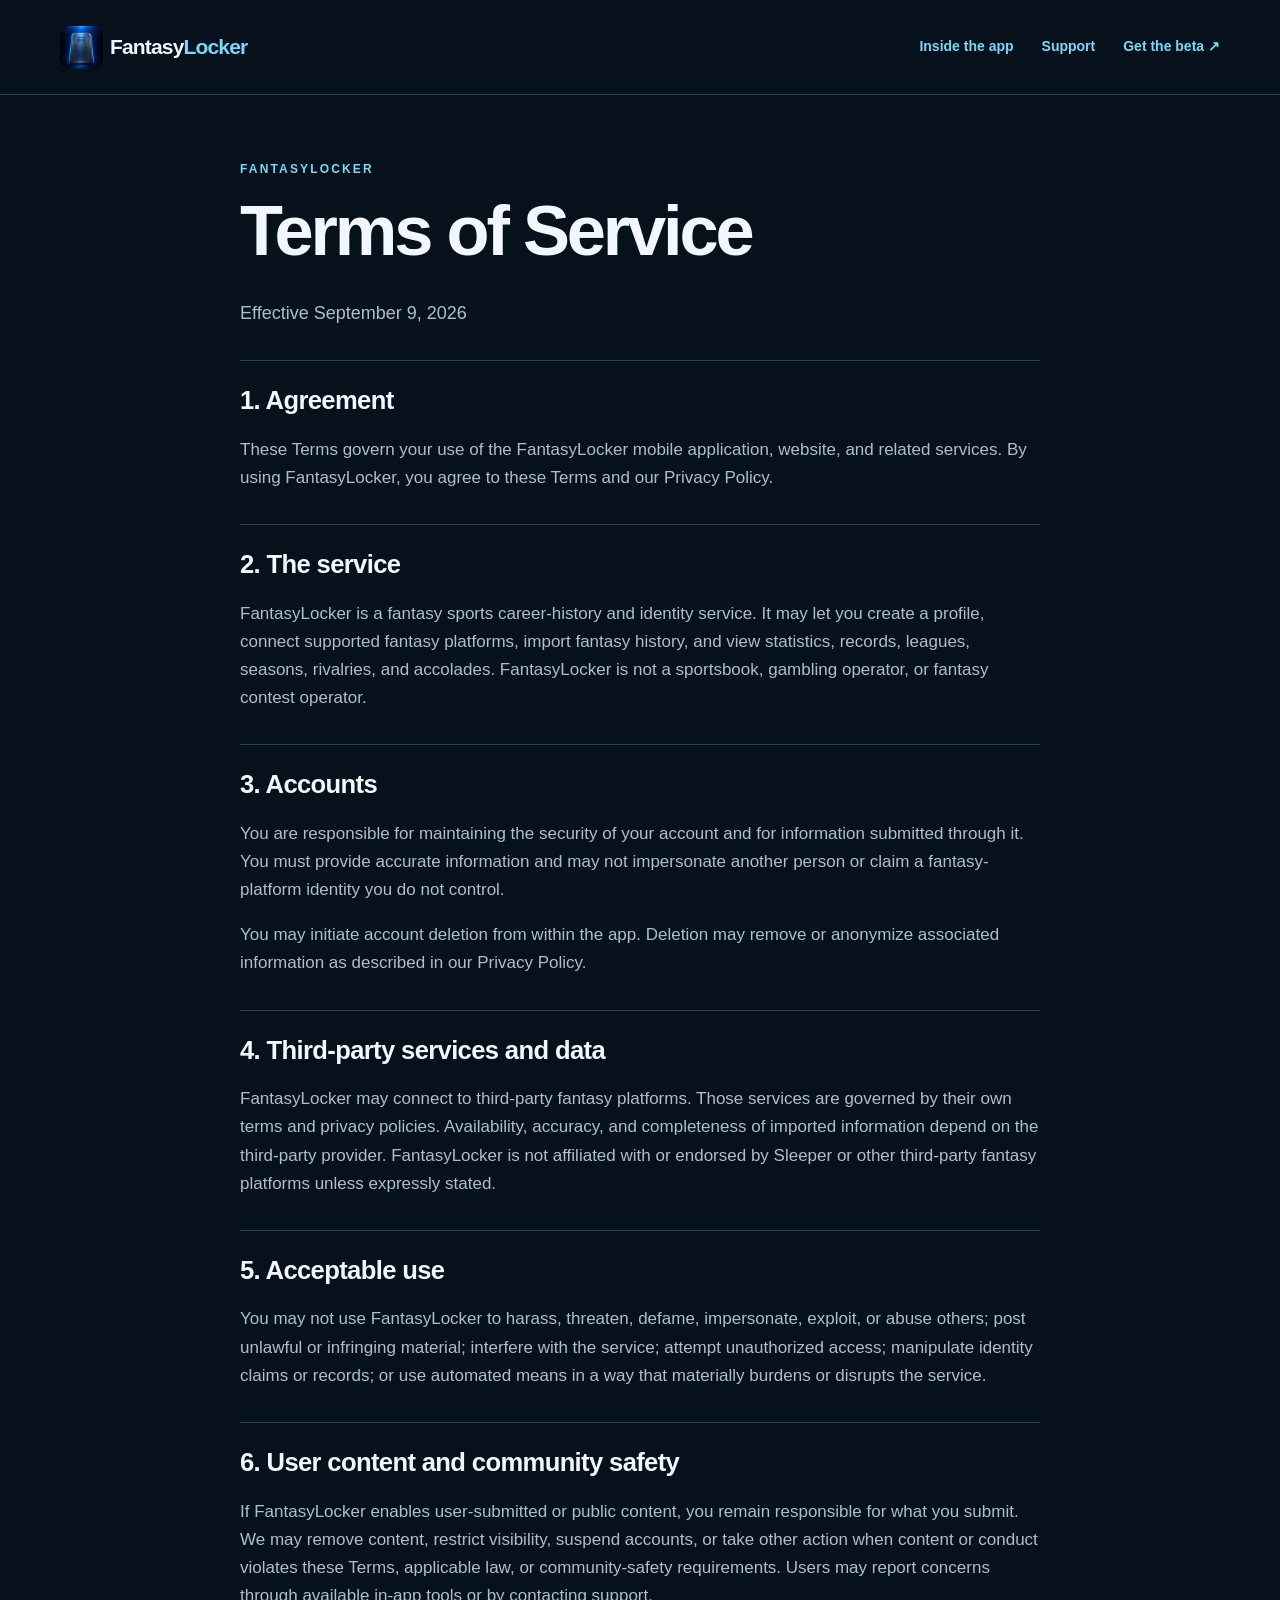
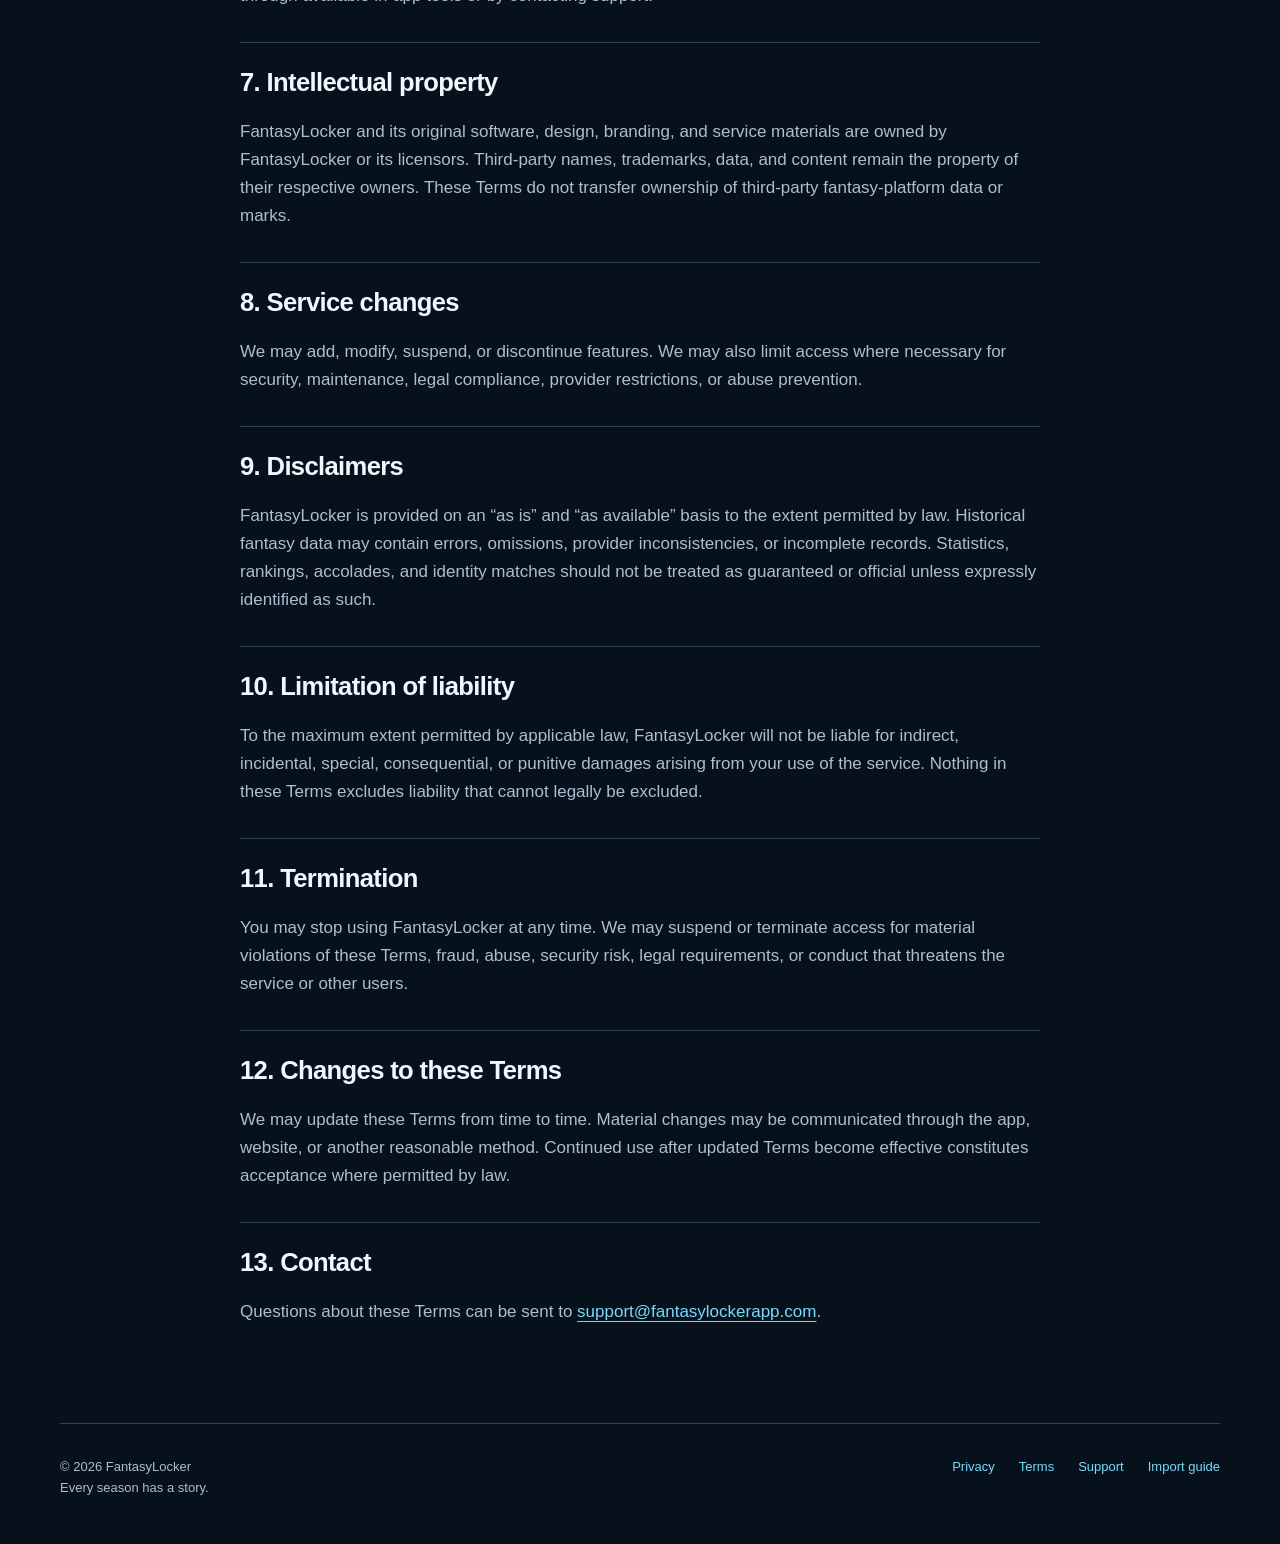
<file: docs/terms/index.html>
<!doctype html><html lang="en"><head><meta charset="utf-8"><meta name="viewport" content="width=device-width,initial-scale=1"><meta name="color-scheme" content="dark"><meta name="theme-color" content="#07111c"><title>Terms of Service · FantasyLocker</title><meta name="description" content="FantasyLocker Terms of Service."><link rel="canonical" href="https://fantasylockerapp.com/terms/"><meta property="og:title" content="Terms of Service · FantasyLocker"><meta property="og:description" content="FantasyLocker Terms of Service."><meta property="og:type" content="website"><meta property="og:image" content="https://fantasylockerapp.com/assets/fantasylocker-icon.png"><link rel="icon" type="image/png" href="../assets/fantasylocker-icon.png"><link rel="apple-touch-icon" href="../assets/fantasylocker-icon.png"><link rel="stylesheet" href="../assets/site.css"></head><body><a class="skip" href="#main">Skip to content</a><header class="topbar"><nav class="container nav" aria-label="Main navigation"><a class="brand" href="../"><img src="../assets/fantasylocker-icon.png" alt="" width="43" height="43"><span class="wordmark">Fantasy<span>Locker</span></span></a><div class="nav-links"><a class="optional" href="../#inside">Inside the app</a><a href="../support/">Support</a><a href="https://testflight.apple.com/join/UJsd7ccg">Get the beta ↗</a></div></nav></header><main id="main" class="container legal"><header><p class="eyebrow">FantasyLocker</p><h1>Terms of Service</h1><p>Effective September 9, 2026</p></header><section><h2>1. Agreement</h2><p>These Terms govern your use of the FantasyLocker mobile application, website, and related services. By using FantasyLocker, you agree to these Terms and our Privacy Policy.</p></section><section><h2>2. The service</h2><p>FantasyLocker is a fantasy sports career-history and identity service. It may let you create a profile, connect supported fantasy platforms, import fantasy history, and view statistics, records, leagues, seasons, rivalries, and accolades. FantasyLocker is not a sportsbook, gambling operator, or fantasy contest operator.</p></section><section><h2>3. Accounts</h2><p>You are responsible for maintaining the security of your account and for information submitted through it. You must provide accurate information and may not impersonate another person or claim a fantasy-platform identity you do not control.</p><p>You may initiate account deletion from within the app. Deletion may remove or anonymize associated information as described in our Privacy Policy.</p></section><section><h2>4. Third-party services and data</h2><p>FantasyLocker may connect to third-party fantasy platforms. Those services are governed by their own terms and privacy policies. Availability, accuracy, and completeness of imported information depend on the third-party provider. FantasyLocker is not affiliated with or endorsed by Sleeper or other third-party fantasy platforms unless expressly stated.</p></section><section><h2>5. Acceptable use</h2><p>You may not use FantasyLocker to harass, threaten, defame, impersonate, exploit, or abuse others; post unlawful or infringing material; interfere with the service; attempt unauthorized access; manipulate identity claims or records; or use automated means in a way that materially burdens or disrupts the service.</p></section><section><h2>6. User content and community safety</h2><p>If FantasyLocker enables user-submitted or public content, you remain responsible for what you submit. We may remove content, restrict visibility, suspend accounts, or take other action when content or conduct violates these Terms, applicable law, or community-safety requirements. Users may report concerns through available in-app tools or by contacting support.</p></section><section><h2>7. Intellectual property</h2><p>FantasyLocker and its original software, design, branding, and service materials are owned by FantasyLocker or its licensors. Third-party names, trademarks, data, and content remain the property of their respective owners. These Terms do not transfer ownership of third-party fantasy-platform data or marks.</p></section><section><h2>8. Service changes</h2><p>We may add, modify, suspend, or discontinue features. We may also limit access where necessary for security, maintenance, legal compliance, provider restrictions, or abuse prevention.</p></section><section><h2>9. Disclaimers</h2><p>FantasyLocker is provided on an “as is” and “as available” basis to the extent permitted by law. Historical fantasy data may contain errors, omissions, provider inconsistencies, or incomplete records. Statistics, rankings, accolades, and identity matches should not be treated as guaranteed or official unless expressly identified as such.</p></section><section><h2>10. Limitation of liability</h2><p>To the maximum extent permitted by applicable law, FantasyLocker will not be liable for indirect, incidental, special, consequential, or punitive damages arising from your use of the service. Nothing in these Terms excludes liability that cannot legally be excluded.</p></section><section><h2>11. Termination</h2><p>You may stop using FantasyLocker at any time. We may suspend or terminate access for material violations of these Terms, fraud, abuse, security risk, legal requirements, or conduct that threatens the service or other users.</p></section><section><h2>12. Changes to these Terms</h2><p>We may update these Terms from time to time. Material changes may be communicated through the app, website, or another reasonable method. Continued use after updated Terms become effective constitutes acceptance where permitted by law.</p></section><section><h2>13. Contact</h2><p>Questions about these Terms can be sent to <a href="mailto:support@fantasylockerapp.com">support@fantasylockerapp.com</a>.</p></section></main><footer class="container footer"><div>© 2026 FantasyLocker<br>Every season has a story.</div><nav aria-label="Footer navigation"><a href="../privacy/">Privacy</a><a href="../terms/">Terms</a><a href="../support/">Support</a><a href="../imports/">Import guide</a></nav></footer></body></html>
</file>
<file: docs/assets/site.css>
:root{color-scheme:dark;--bg:#07111c;--surface:#0d2031;--ink:#f2f7ff;--muted:#acbed0;--cyan:#79d9fa;--line:#294457;--gold:#f4b572}*{box-sizing:border-box}html{scroll-behavior:smooth}body{margin:0;background:var(--bg);color:var(--ink);font:17px/1.65 -apple-system,BlinkMacSystemFont,"Segoe UI",sans-serif}a{color:var(--cyan);text-underline-offset:4px}a:hover{color:white}a:focus-visible,summary:focus-visible{outline:3px solid var(--gold);outline-offset:6px}img{max-width:100%;height:auto}p,li{color:var(--muted)}h1,h2,h3,p{margin-top:0}h1,h2,h3{line-height:1.12;letter-spacing:-.045em}h1{font-size:clamp(3rem,6.6vw,6rem);font-weight:800;margin-bottom:28px}h2{font-size:clamp(2.2rem,4vw,3.5rem)}h3{font-size:1.45rem}strong{color:var(--ink)}.container{width:min(1160px,calc(100% - 48px));margin:auto}.skip{position:absolute;left:12px;top:-70px;background:var(--bg);padding:10px;z-index:9}.skip:focus{top:10px}.topbar{border-bottom:1px solid var(--line)}.nav{display:flex;align-items:center;justify-content:space-between;gap:24px;min-height:94px}.brand{display:flex;align-items:center;gap:12px;color:var(--ink);text-decoration:none;font-size:21px;font-weight:800;letter-spacing:-.6px}.brand img{width:43px;border-radius:10px}.wordmark{white-space:nowrap;letter-spacing:-.04em}.wordmark>span{color:var(--cyan)}.nav-links{display:flex;gap:28px;align-items:center}.nav-links a{font-size:14px;font-weight:650;text-decoration:none}.button{display:inline-flex;align-items:center;justify-content:center;gap:20px;min-height:52px;padding:13px 24px;border:1px solid var(--cyan);background:var(--cyan);color:#061521;font-size:15px;line-height:1.4;font-weight:800;text-decoration:none;clip-path:polygon(10px 0,100% 0,100% calc(100% - 10px),calc(100% - 10px) 100%,0 100%,0 10px)}.button:hover{background:white;color:#061521}.eyebrow{font-size:12px;letter-spacing:.18em;font-weight:800;text-transform:uppercase;color:var(--cyan)}.hero{position:relative;display:grid;grid-template-columns:1.1fr 1fr;align-items:center;gap:40px;padding:76px 0 80px}.hero h1{font-size:clamp(2.15rem,4.8vw,4rem);line-height:1.13}.hero h1 .wordmark{color:var(--ink)}.hero-vision{font-size:14px;line-height:1.6;max-width:490px}.statement .coverage{margin:20px 0 12px;font-size:14px}.hero .intro{max-width:490px;font-size:20px;line-height:1.65}.hero-art{position:relative;background:radial-gradient(ellipse at center,#184c68 0,transparent 65%);text-align:center}.hero-art img{display:block;width:100%;mix-blend-mode:screen;border-radius:28%;filter:drop-shadow(0 18px 44px #042e46)}.hero-caption{display:flex;justify-content:space-between;gap:15px;border-top:1px solid var(--line);padding:18px 6px 0;text-align:left;font-size:10px;letter-spacing:.17em;color:var(--muted)}.actions{display:flex;align-items:center;flex-wrap:wrap;gap:26px;margin:34px 0 20px}.text-link{font-size:14px;font-weight:700;text-decoration:none}.beta-note{font-size:12px;max-width:440px}.beta-note strong{font-weight:600}.section{padding:86px 0;border-top:1px solid var(--line)}.section-heading{display:grid;grid-template-columns:1fr 1fr;gap:80px;align-items:end;margin-bottom:40px}.section-heading h2{margin:0;max-width:450px}.section-heading p{margin:0;font-size:18px}.features{border-top:1px solid var(--line)}.feature{display:grid;grid-template-columns:70px 1fr 1fr;gap:28px;align-items:start;padding:30px 0;border-bottom:1px solid var(--line)}.feature .number{font:13px/1.5 ui-monospace,monospace;color:var(--gold);padding-top:5px}.feature h3{margin:0}.feature p{margin:0;font-size:16px}.statement{background:linear-gradient(110deg,#102d42,#0a1825);border:1px solid var(--line);padding:40px;display:grid;grid-template-columns:1fr 1.1fr;gap:60px}.statement h3{font-size:1.9rem}.statement p{margin:0}.faq{max-width:790px}.faq details{border-bottom:1px solid var(--line);padding:22px 0}.faq summary{cursor:pointer;font-size:19px;font-weight:700;list-style-position:outside;margin-left:20px;padding-left:10px}.faq details p{margin:18px 0 0 30px}.cta{display:flex;justify-content:space-between;align-items:center;gap:35px}.cta h2{margin-bottom:14px}.cta p{margin:0}.footer{padding:32px 0 45px;border-top:1px solid var(--line);display:flex;justify-content:space-between;gap:30px;flex-wrap:wrap;font-size:13px;color:var(--muted)}.footer nav{display:flex;gap:24px;flex-wrap:wrap}.footer a{text-decoration:none}.legal{max-width:800px;padding:65px 0 80px}.legal h1{font-size:clamp(3rem,6vw,4.4rem)}.legal h2{font-size:1.6rem;letter-spacing:-.025em}.legal section{border-top:1px solid var(--line);padding-top:25px;margin-top:32px}.legal .notice{padding:24px;border:1px solid var(--line);border-left:3px solid var(--cyan);background:var(--surface);margin:28px 0}.legal .notice p:last-child{margin:0}.legal ul{padding-left:24px}.legal li{margin:10px 0}.legal nav{display:flex;flex-wrap:wrap;gap:22px;margin:24px 0}.legal header p{font-size:18px}.legal header .eyebrow{font-size:12px}.fineprint{font-size:13px}@media(max-width:760px){.container{width:calc(100% - 40px)}.nav{min-height:82px;gap:10px}.brand{font-size:18px}.brand img{width:36px}.nav-links{gap:15px}.nav-links .optional{display:none}.hero{grid-template-columns:1fr;padding:48px 0 50px;gap:15px}.hero h1{font-size:clamp(1.8rem,8.7vw,3.8rem)}.hero-art{max-width:440px;margin:0 auto;width:100%}.hero-art img{width:90%;margin:auto}.hero .intro{font-size:18px}.section{padding:52px 0}.section-heading,.statement{grid-template-columns:1fr;gap:22px}.section-heading{margin-bottom:32px}.feature{grid-template-columns:35px 1fr;gap:12px}.feature p{grid-column:2}.statement{padding:28px}.cta{display:block}.cta .button{margin-top:25px}.footer{gap:20px}.legal{padding-top:44px}.legal h1{overflow-wrap:anywhere}}@media(prefers-reduced-motion:reduce){html{scroll-behavior:auto}}

.brand{white-space:nowrap;gap:7px}.nav-links a{white-space:nowrap}@media(max-width:480px){.nav-links a[href$="support/"]{display:none}.brand{gap:5px;font-size:17px}.brand img{margin-right:4px}.nav-links a{font-size:12px}}

.platform-grid{display:grid;grid-template-columns:repeat(auto-fit,minmax(200px,1fr));gap:16px}.platform-card{display:flex;flex-direction:column;padding:24px 20px;border:1px solid var(--line);background:var(--surface);min-width:0}.platform-card h3{font-size:1.25rem;letter-spacing:-.025em;overflow-wrap:anywhere}.platform-card p{font-size:14px;line-height:1.6}.platform-card .platform-sports{color:var(--gold);font-size:12px;font-weight:700}.platform-card .text-link{margin-top:auto;padding-top:10px;font-size:13px}.platform-pending{font-size:14px;margin:24px 0 0}section[id]{scroll-margin-top:24px}
</file>
